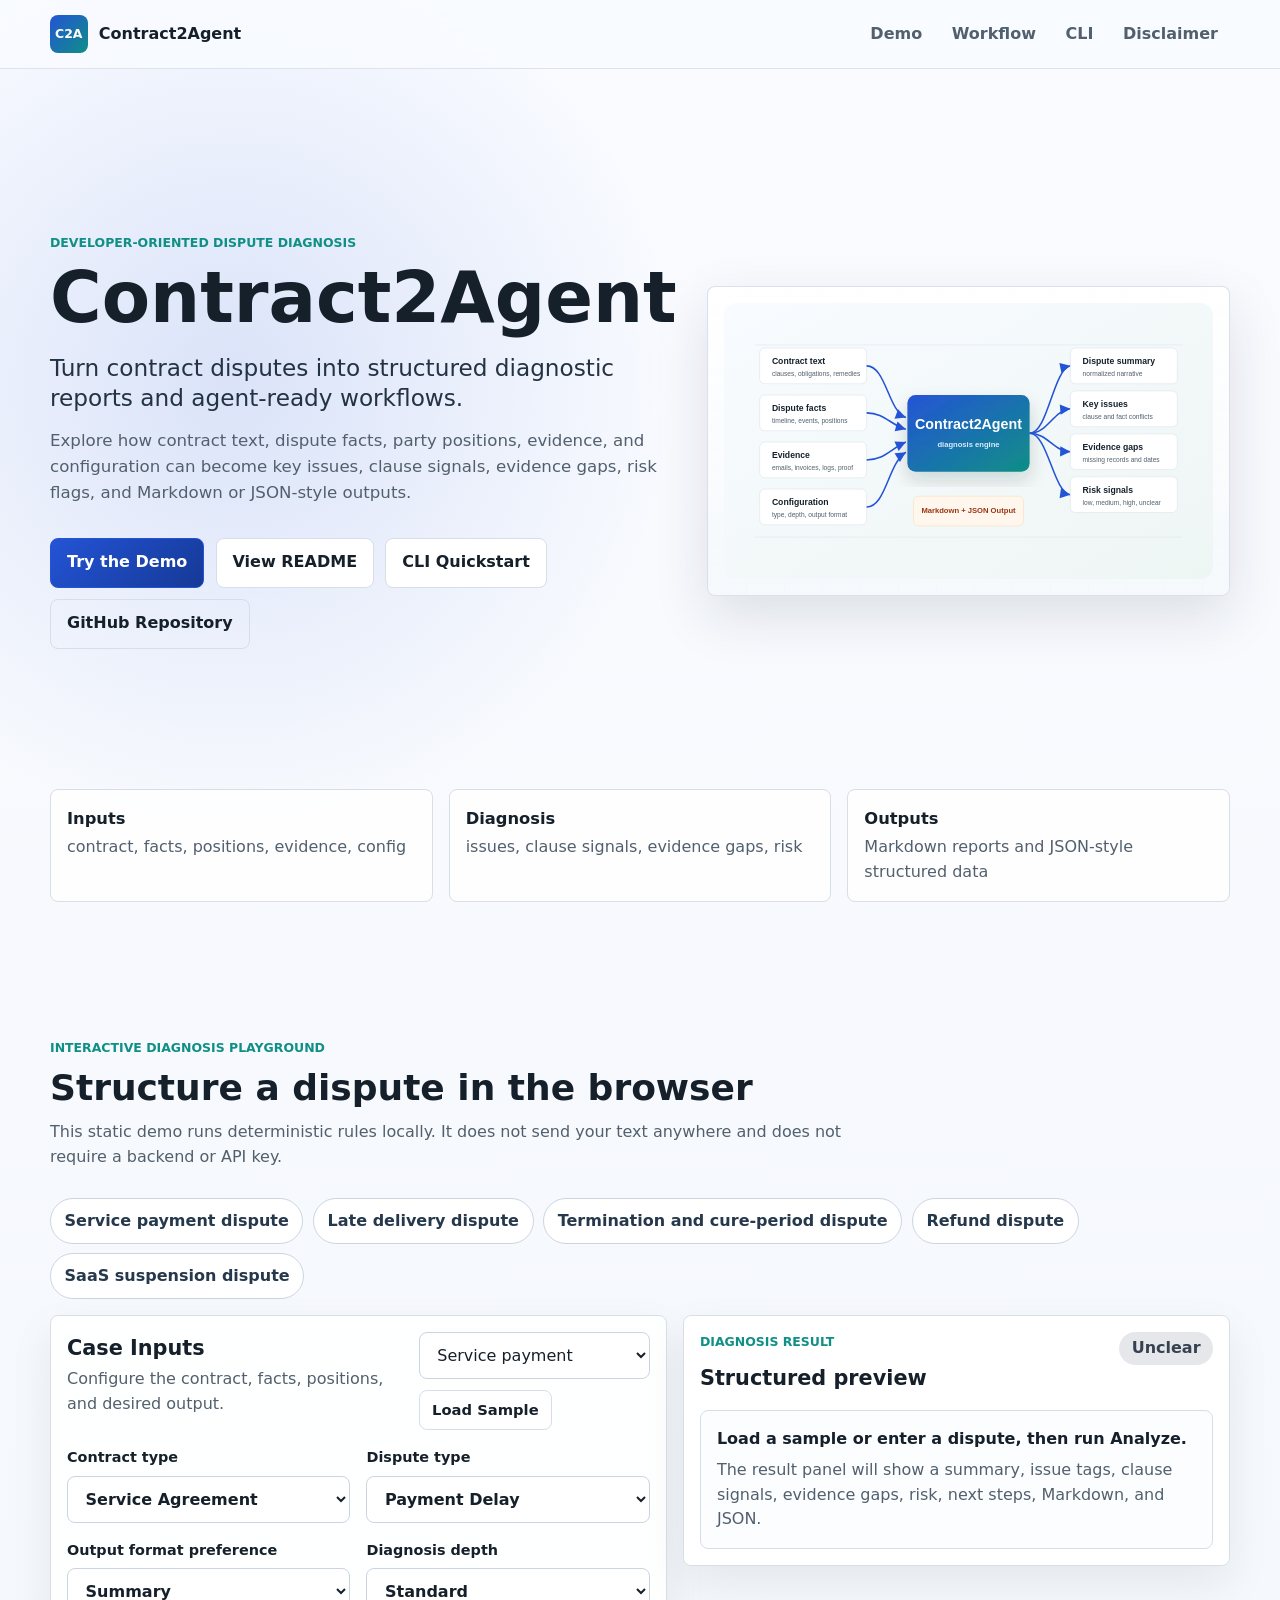
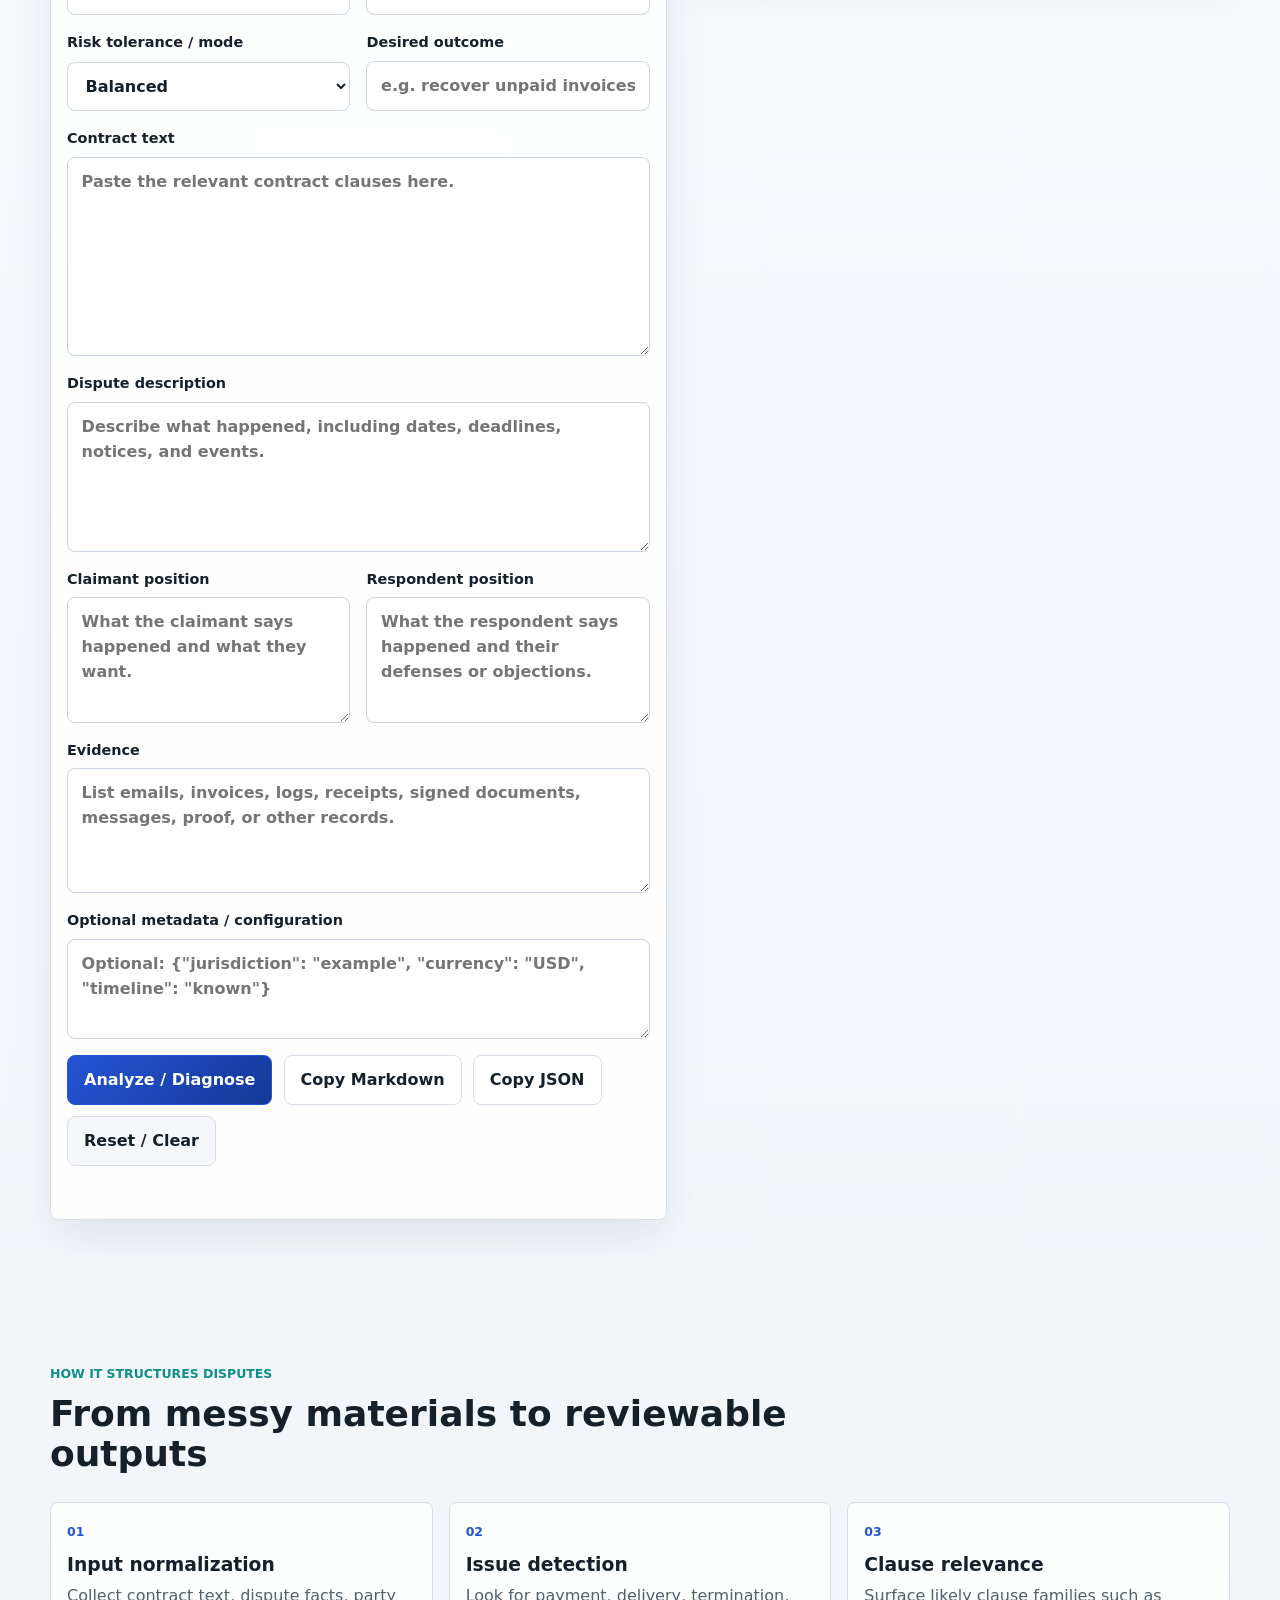
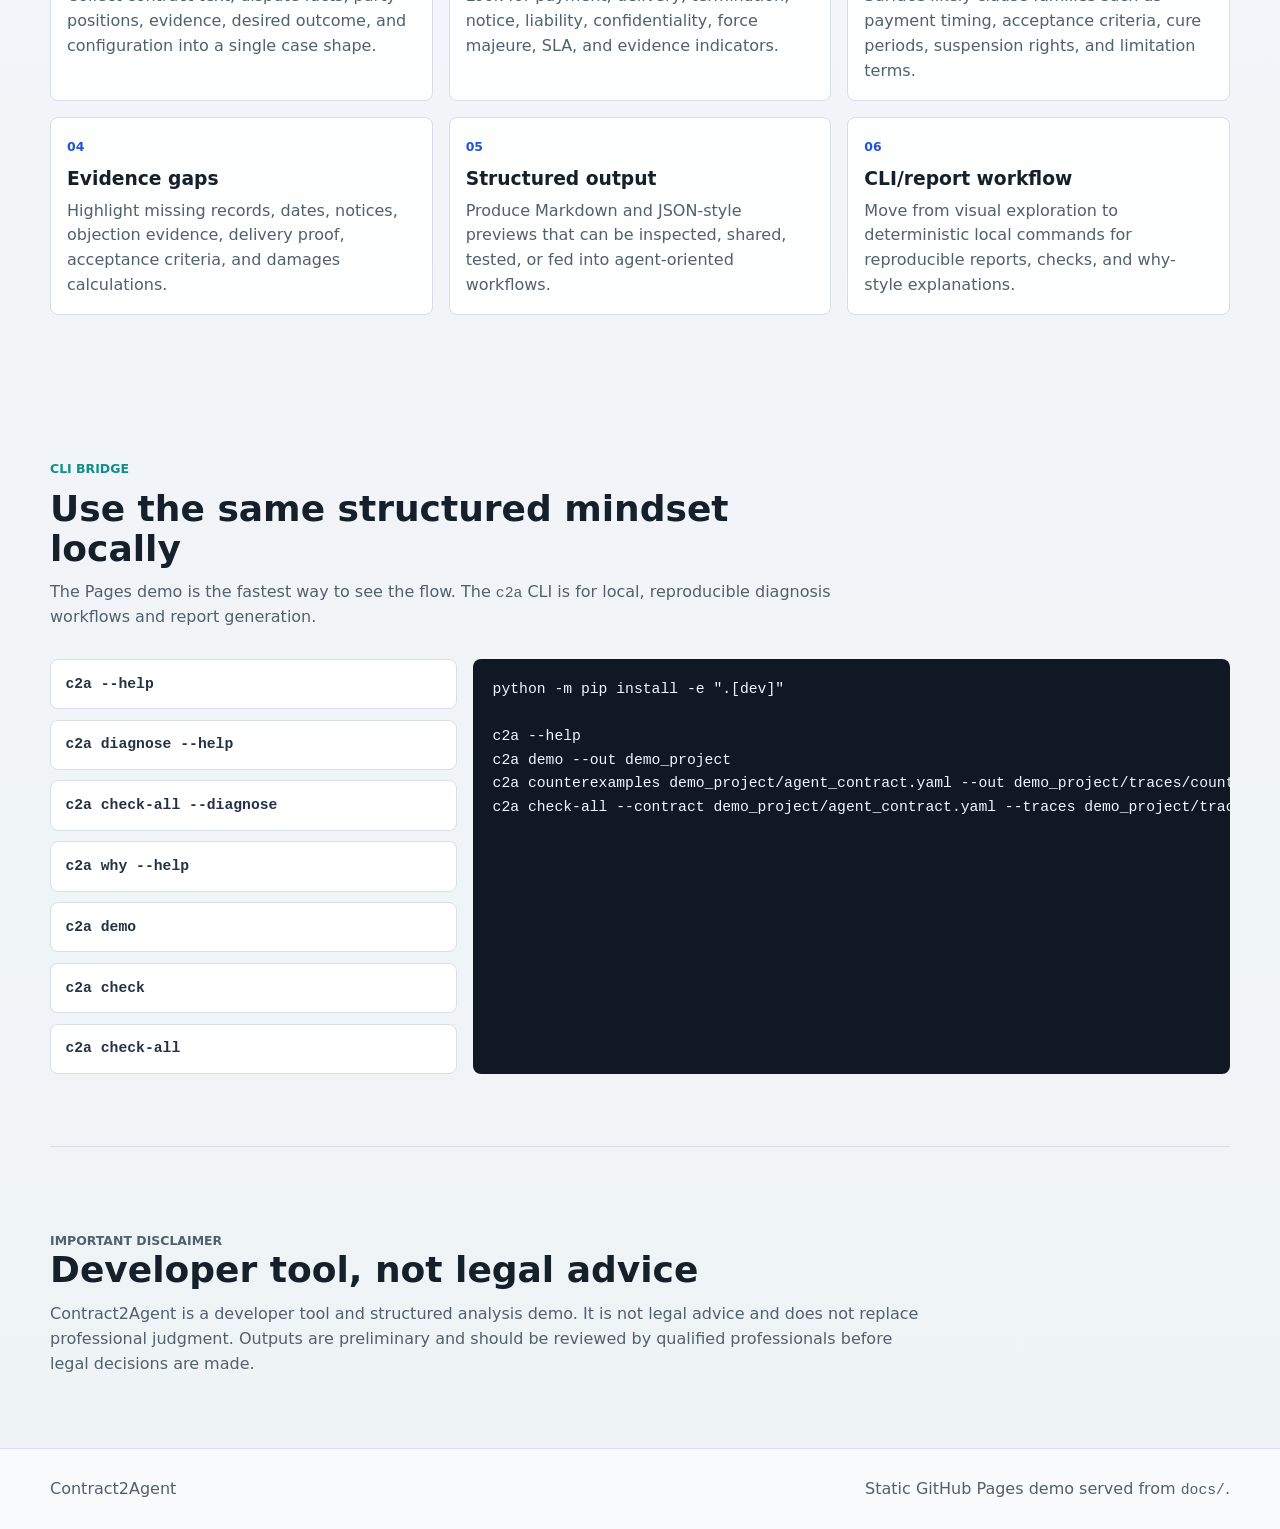
<file: docs/index.html>
<!doctype html>
<html lang="en">
  <head>
    <meta charset="utf-8" />
    <meta name="viewport" content="width=device-width, initial-scale=1" />
    <title>Contract2Agent | Contract Dispute Diagnosis Playground</title>
    <meta
      name="description"
      content="Contract2Agent turns contract text, dispute facts, party positions, evidence, and configuration into structured diagnostic reports."
    />
    <link rel="stylesheet" href="assets/styles.css" />
  </head>
  <body>
    <a class="skip-link" href="#playground">Skip to playground</a>

    <header class="site-header" aria-label="Site header">
      <nav class="nav-shell" aria-label="Primary navigation">
        <a class="brand" href="./" aria-label="Contract2Agent home">
          <span class="brand-mark" aria-hidden="true">C2A</span>
          <span>Contract2Agent</span>
        </a>
        <div class="nav-links" aria-label="Page sections">
          <a href="#playground">Demo</a>
          <a href="#workflow">Workflow</a>
          <a href="#cli">CLI</a>
          <a href="#disclaimer">Disclaimer</a>
        </div>
      </nav>
    </header>

    <main>
      <section class="hero section-shell" aria-labelledby="hero-title">
        <div class="hero-copy">
          <p class="eyebrow">Developer-oriented dispute diagnosis</p>
          <h1 id="hero-title">Contract2Agent</h1>
          <p class="hero-tagline">
            Turn contract disputes into structured diagnostic reports and
            agent-ready workflows.
          </p>
          <p class="hero-text">
            Explore how contract text, dispute facts, party positions, evidence,
            and configuration can become key issues, clause signals, evidence
            gaps, risk flags, and Markdown or JSON-style outputs.
          </p>
          <div class="hero-actions" aria-label="Primary actions">
            <a class="button primary" href="#playground">Try the Demo</a>
            <a class="button" href="https://github.com/shiki-dml/AgentDoctor#readme">View README</a>
            <a class="button" href="#cli">CLI Quickstart</a>
            <a class="button ghost" href="https://github.com/shiki-dml/AgentDoctor">GitHub Repository</a>
          </div>
        </div>
        <div class="hero-visual" aria-label="Contract2Agent workflow preview">
          <img
            src="assets/contract2agent-preview.svg"
            alt="Contract2Agent converts contract inputs into dispute diagnosis outputs"
          />
        </div>
      </section>

      <section class="metrics section-shell" aria-label="Contract2Agent output highlights">
        <article>
          <strong>Inputs</strong>
          <span>contract, facts, positions, evidence, config</span>
        </article>
        <article>
          <strong>Diagnosis</strong>
          <span>issues, clause signals, evidence gaps, risk</span>
        </article>
        <article>
          <strong>Outputs</strong>
          <span>Markdown reports and JSON-style structured data</span>
        </article>
      </section>

      <section class="playground section-shell" id="playground" aria-labelledby="playground-title">
        <div class="section-heading">
          <p class="eyebrow">Interactive diagnosis playground</p>
          <h2 id="playground-title">Structure a dispute in the browser</h2>
          <p>
            This static demo runs deterministic rules locally. It does not send
            your text anywhere and does not require a backend or API key.
          </p>
        </div>

        <div class="sample-bar" aria-label="Sample cases">
          <button type="button" class="sample-chip" data-sample="service-payment">
            Service payment dispute
          </button>
          <button type="button" class="sample-chip" data-sample="delivery-delay">
            Late delivery dispute
          </button>
          <button type="button" class="sample-chip" data-sample="termination-cure">
            Termination and cure-period dispute
          </button>
          <button type="button" class="sample-chip" data-sample="refund-dispute">
            Refund dispute
          </button>
          <button type="button" class="sample-chip" data-sample="saas-suspension">
            SaaS suspension dispute
          </button>
        </div>

        <div class="workspace-grid">
          <form class="diagnosis-form panel" id="diagnosis-form">
            <div class="form-toolbar">
              <div>
                <h3>Case Inputs</h3>
                <p>Configure the contract, facts, positions, and desired output.</p>
              </div>
              <div class="inline-actions">
                <label class="select-label" for="sample-select">Sample case</label>
                <select id="sample-select" name="sampleSelect">
                  <option value="service-payment">Service payment</option>
                  <option value="delivery-delay">Late delivery</option>
                  <option value="termination-cure">Termination/cure</option>
                  <option value="refund-dispute">Refund</option>
                  <option value="saas-suspension">SaaS suspension</option>
                </select>
                <button type="button" class="button compact" id="load-sample">Load Sample</button>
              </div>
            </div>

            <div class="control-grid">
              <label>
                <span>Contract type</span>
                <select id="contract-type" name="contractType">
                  <option>Service Agreement</option>
                  <option>SaaS Agreement</option>
                  <option>Lease</option>
                  <option>Freelance Contract</option>
                  <option>Sales Contract</option>
                  <option>Other</option>
                </select>
              </label>
              <label>
                <span>Dispute type</span>
                <select id="dispute-type" name="disputeType">
                  <option>Payment Delay</option>
                  <option>Late Delivery</option>
                  <option>Termination</option>
                  <option>Refund</option>
                  <option>Liability</option>
                  <option>Notice/Cure Period</option>
                  <option>Other</option>
                </select>
              </label>
              <label>
                <span>Output format preference</span>
                <select id="output-format" name="outputFormat">
                  <option>Summary</option>
                  <option>Detailed</option>
                  <option>JSON-style</option>
                  <option>Markdown-style</option>
                </select>
              </label>
              <label>
                <span>Diagnosis depth</span>
                <select id="diagnosis-depth" name="diagnosisDepth">
                  <option>Quick</option>
                  <option selected>Standard</option>
                  <option>Detailed</option>
                </select>
              </label>
              <label>
                <span>Risk tolerance / mode</span>
                <select id="risk-mode" name="riskMode">
                  <option>Balanced</option>
                  <option>Conservative</option>
                  <option>Evidence-first</option>
                  <option>Escalation review</option>
                </select>
              </label>
              <label>
                <span>Desired outcome</span>
                <input
                  id="desired-outcome"
                  name="desiredOutcome"
                  type="text"
                  placeholder="e.g. recover unpaid invoices, preserve service, negotiate refund"
                />
              </label>
            </div>

            <label>
              <span>Contract text</span>
              <textarea
                id="contract-text"
                name="contractText"
                rows="7"
                placeholder="Paste the relevant contract clauses here."
              ></textarea>
            </label>

            <label>
              <span>Dispute description</span>
              <textarea
                id="dispute-description"
                name="disputeDescription"
                rows="5"
                placeholder="Describe what happened, including dates, deadlines, notices, and events."
              ></textarea>
            </label>

            <div class="two-column">
              <label>
                <span>Claimant position</span>
                <textarea
                  id="claimant-position"
                  name="claimantPosition"
                  rows="4"
                  placeholder="What the claimant says happened and what they want."
                ></textarea>
              </label>
              <label>
                <span>Respondent position</span>
                <textarea
                  id="respondent-position"
                  name="respondentPosition"
                  rows="4"
                  placeholder="What the respondent says happened and their defenses or objections."
                ></textarea>
              </label>
            </div>

            <label>
              <span>Evidence</span>
              <textarea
                id="evidence"
                name="evidence"
                rows="4"
                placeholder="List emails, invoices, logs, receipts, signed documents, messages, proof, or other records."
              ></textarea>
            </label>

            <label>
              <span>Optional metadata / configuration</span>
              <textarea
                id="metadata"
                name="metadata"
                rows="3"
                placeholder='Optional: {"jurisdiction": "example", "currency": "USD", "timeline": "known"}'
              ></textarea>
            </label>

            <div class="form-actions">
              <button type="submit" class="button primary">Analyze / Diagnose</button>
              <button type="button" class="button" id="copy-markdown">Copy Markdown</button>
              <button type="button" class="button" id="copy-json">Copy JSON</button>
              <button type="button" class="button subtle" id="reset-form">Reset / Clear</button>
            </div>
            <p class="copy-status" id="copy-status" role="status" aria-live="polite"></p>
          </form>

          <aside class="result-panel panel" aria-labelledby="result-title">
            <div class="result-heading">
              <div>
                <p class="eyebrow">Diagnosis result</p>
                <h3 id="result-title">Structured preview</h3>
              </div>
              <span class="risk-badge risk-unclear" id="risk-badge">Unclear</span>
            </div>
            <div id="result-output" class="result-output">
              <div class="empty-state">
                <strong>Load a sample or enter a dispute, then run Analyze.</strong>
                <p>
                  The result panel will show a summary, issue tags, clause
                  signals, evidence gaps, risk, next steps, Markdown, and JSON.
                </p>
              </div>
            </div>
          </aside>
        </div>
      </section>

      <section class="workflow section-shell" id="workflow" aria-labelledby="workflow-title">
        <div class="section-heading">
          <p class="eyebrow">How it structures disputes</p>
          <h2 id="workflow-title">From messy materials to reviewable outputs</h2>
        </div>
        <div class="feature-grid">
          <article class="feature-card">
            <span class="feature-number">01</span>
            <h3>Input normalization</h3>
            <p>
              Collect contract text, dispute facts, party positions, evidence,
              desired outcome, and configuration into a single case shape.
            </p>
          </article>
          <article class="feature-card">
            <span class="feature-number">02</span>
            <h3>Issue detection</h3>
            <p>
              Look for payment, delivery, termination, notice, liability,
              confidentiality, force majeure, SLA, and evidence indicators.
            </p>
          </article>
          <article class="feature-card">
            <span class="feature-number">03</span>
            <h3>Clause relevance</h3>
            <p>
              Surface likely clause families such as payment timing, acceptance
              criteria, cure periods, suspension rights, and limitation terms.
            </p>
          </article>
          <article class="feature-card">
            <span class="feature-number">04</span>
            <h3>Evidence gaps</h3>
            <p>
              Highlight missing records, dates, notices, objection evidence,
              delivery proof, acceptance criteria, and damages calculations.
            </p>
          </article>
          <article class="feature-card">
            <span class="feature-number">05</span>
            <h3>Structured output</h3>
            <p>
              Produce Markdown and JSON-style previews that can be inspected,
              shared, tested, or fed into agent-oriented workflows.
            </p>
          </article>
          <article class="feature-card">
            <span class="feature-number">06</span>
            <h3>CLI/report workflow</h3>
            <p>
              Move from visual exploration to deterministic local commands for
              reproducible reports, checks, and why-style explanations.
            </p>
          </article>
        </div>
      </section>

      <section class="cli section-shell" id="cli" aria-labelledby="cli-title">
        <div class="section-heading">
          <p class="eyebrow">CLI bridge</p>
          <h2 id="cli-title">Use the same structured mindset locally</h2>
          <p>
            The Pages demo is the fastest way to see the flow. The
            <code>c2a</code> CLI is for local, reproducible diagnosis workflows
            and report generation.
          </p>
        </div>
        <div class="code-layout">
          <div class="command-list" aria-label="Confirmed CLI commands">
            <code>c2a --help</code>
            <code>c2a diagnose --help</code>
            <code>c2a check-all --diagnose</code>
            <code>c2a why --help</code>
            <code>c2a demo</code>
            <code>c2a check</code>
            <code>c2a check-all</code>
          </div>
          <pre><code>python -m pip install -e ".[dev]"

c2a --help
c2a demo --out demo_project
c2a counterexamples demo_project/agent_contract.yaml --out demo_project/traces/counterexamples
c2a check-all --contract demo_project/agent_contract.yaml --traces demo_project/traces/counterexamples --diagnose</code></pre>
        </div>
      </section>

      <section class="disclaimer section-shell" id="disclaimer" aria-labelledby="disclaimer-title">
        <div>
          <p class="eyebrow">Important disclaimer</p>
          <h2 id="disclaimer-title">Developer tool, not legal advice</h2>
          <p>
            Contract2Agent is a developer tool and structured analysis demo. It
            is not legal advice and does not replace professional judgment.
            Outputs are preliminary and should be reviewed by qualified
            professionals before legal decisions are made.
          </p>
        </div>
      </section>
    </main>

    <footer class="site-footer">
      <div class="section-shell footer-shell">
        <span>Contract2Agent</span>
        <span>Static GitHub Pages demo served from <code>docs/</code>.</span>
      </div>
    </footer>

    <script src="assets/app.js"></script>
  </body>
</html>
</file>
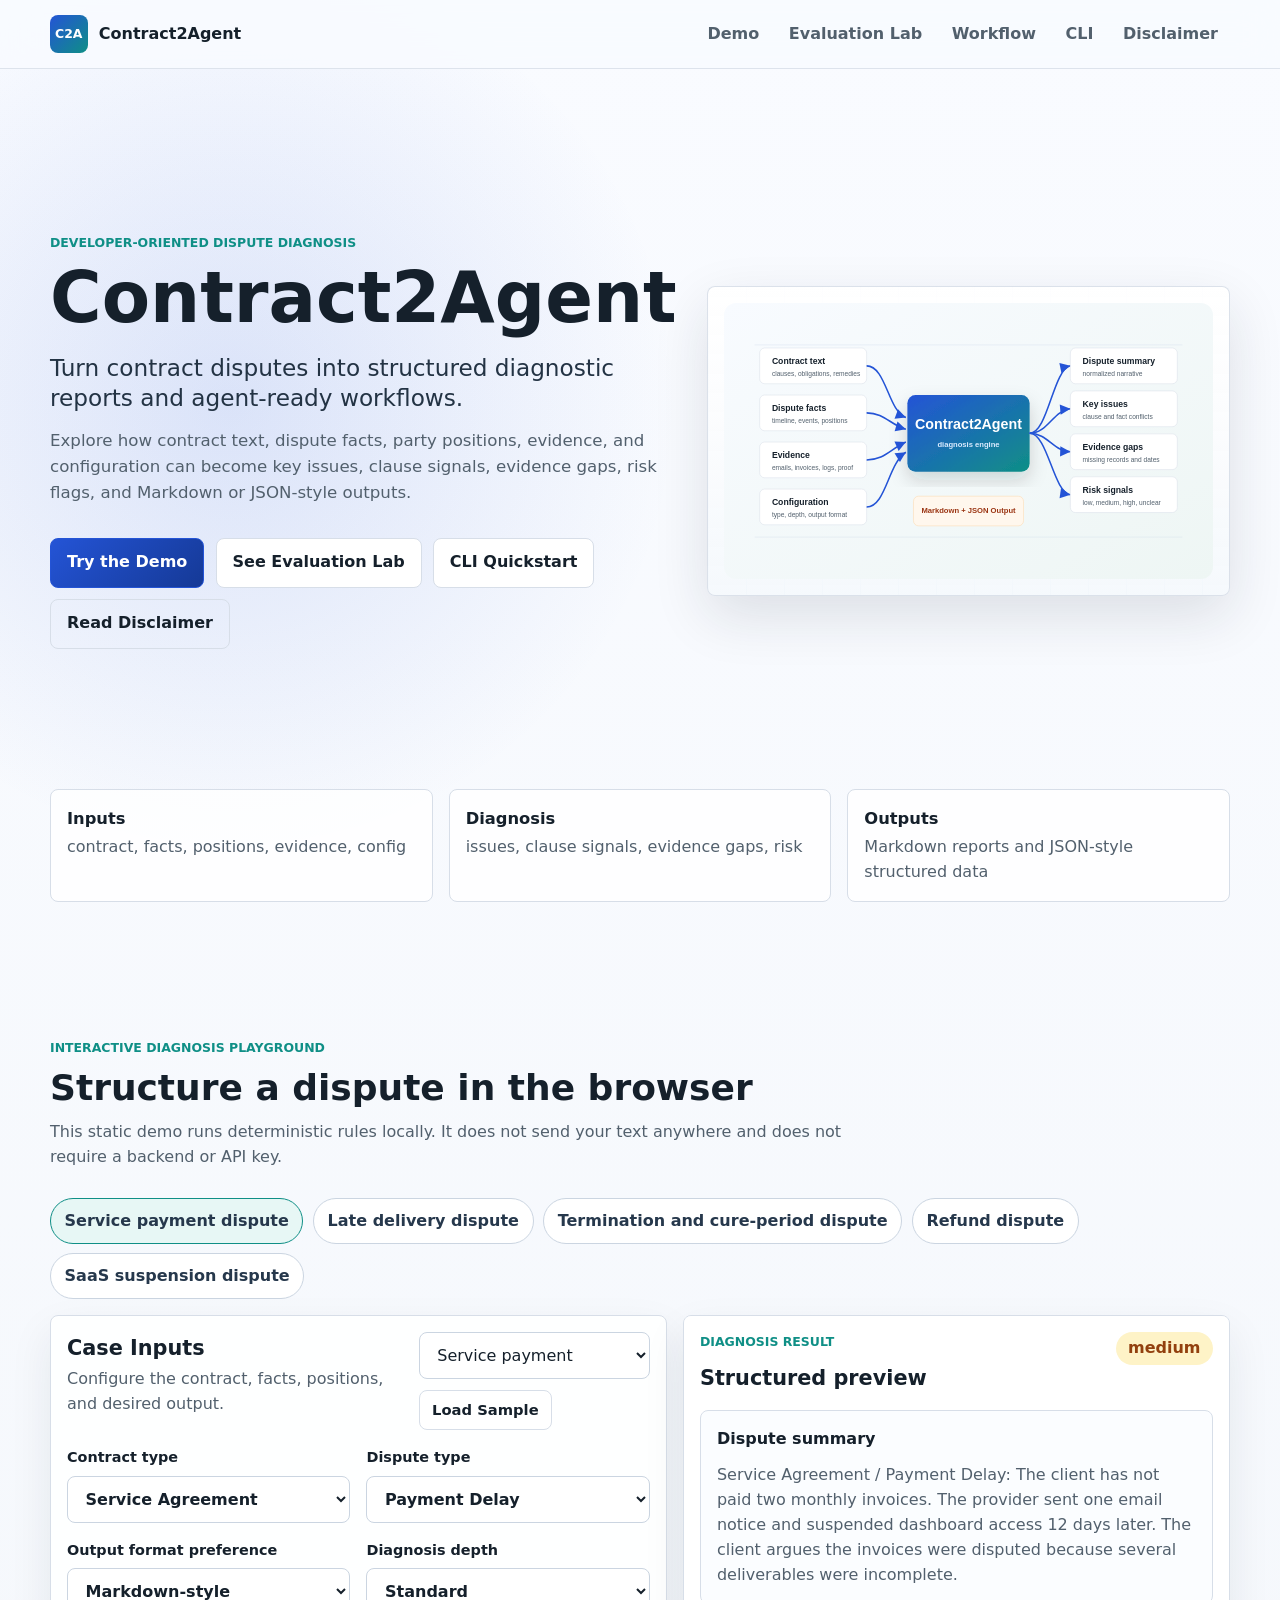
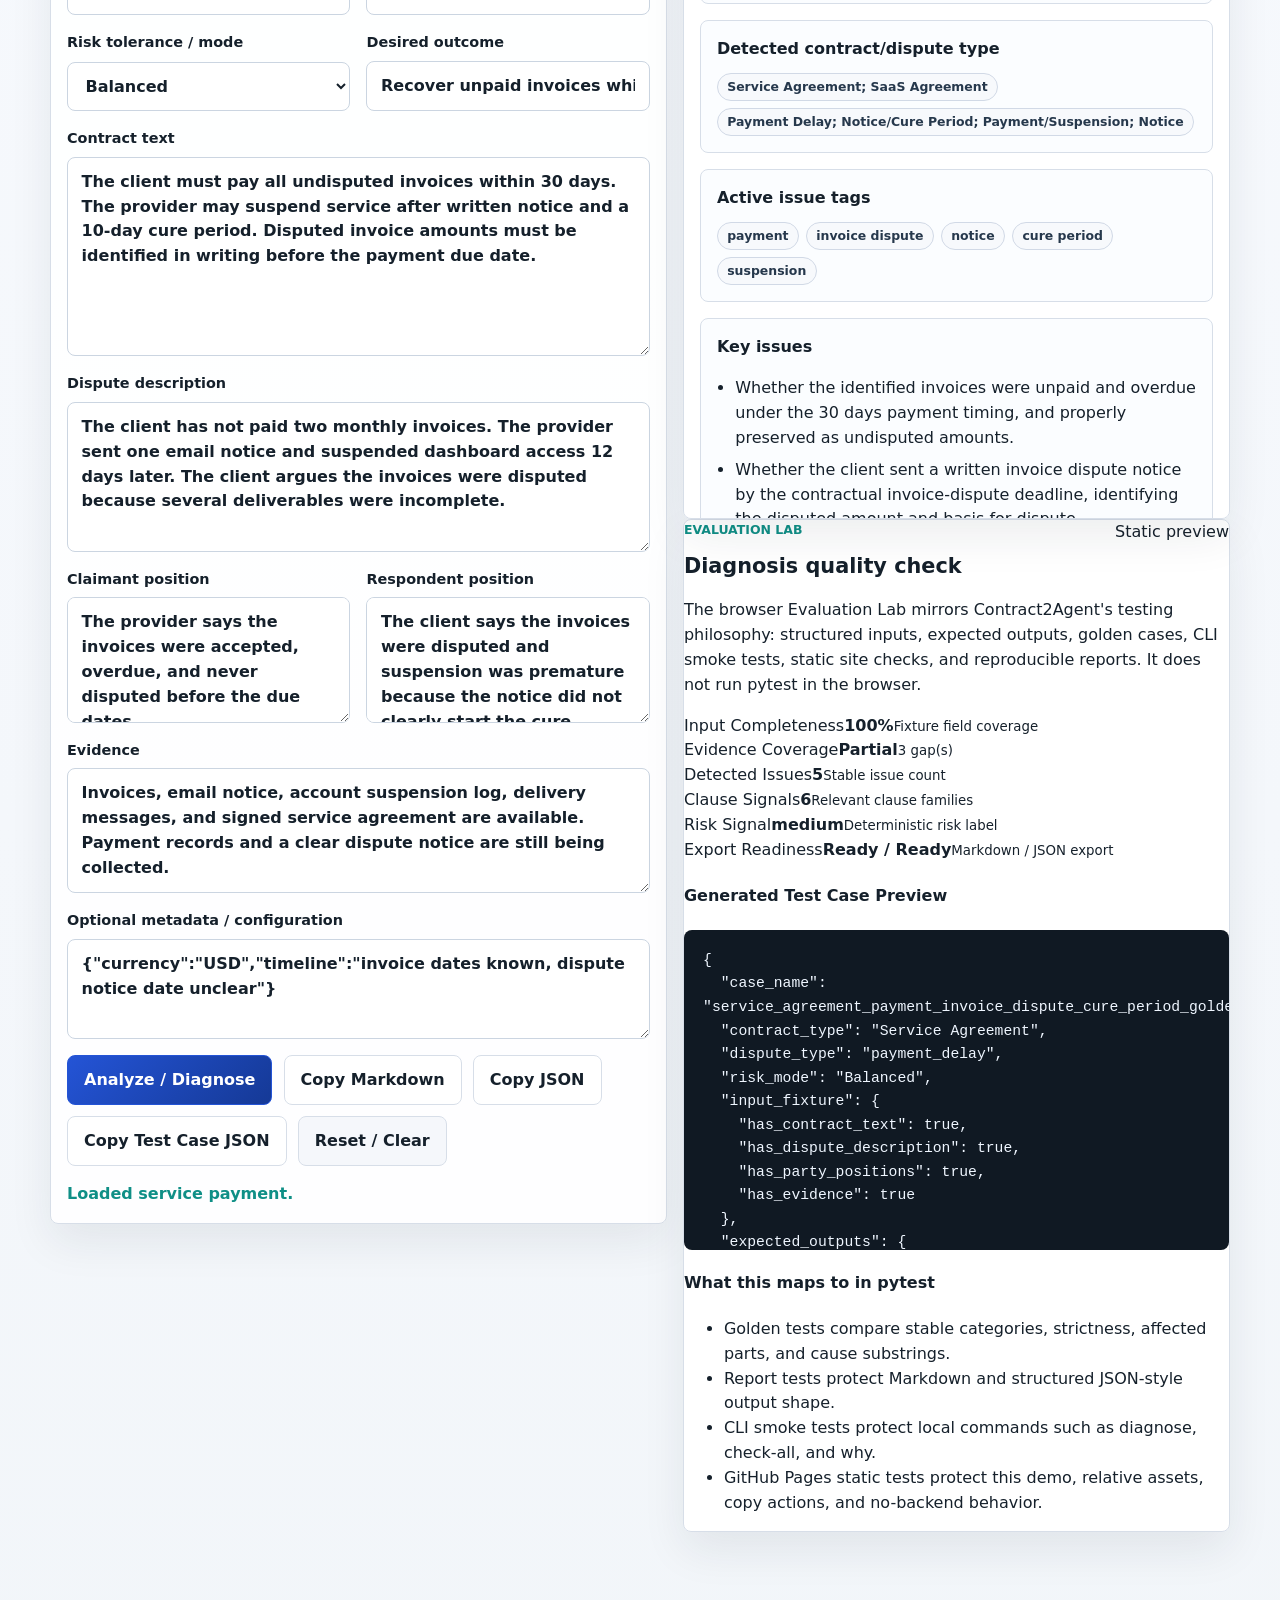
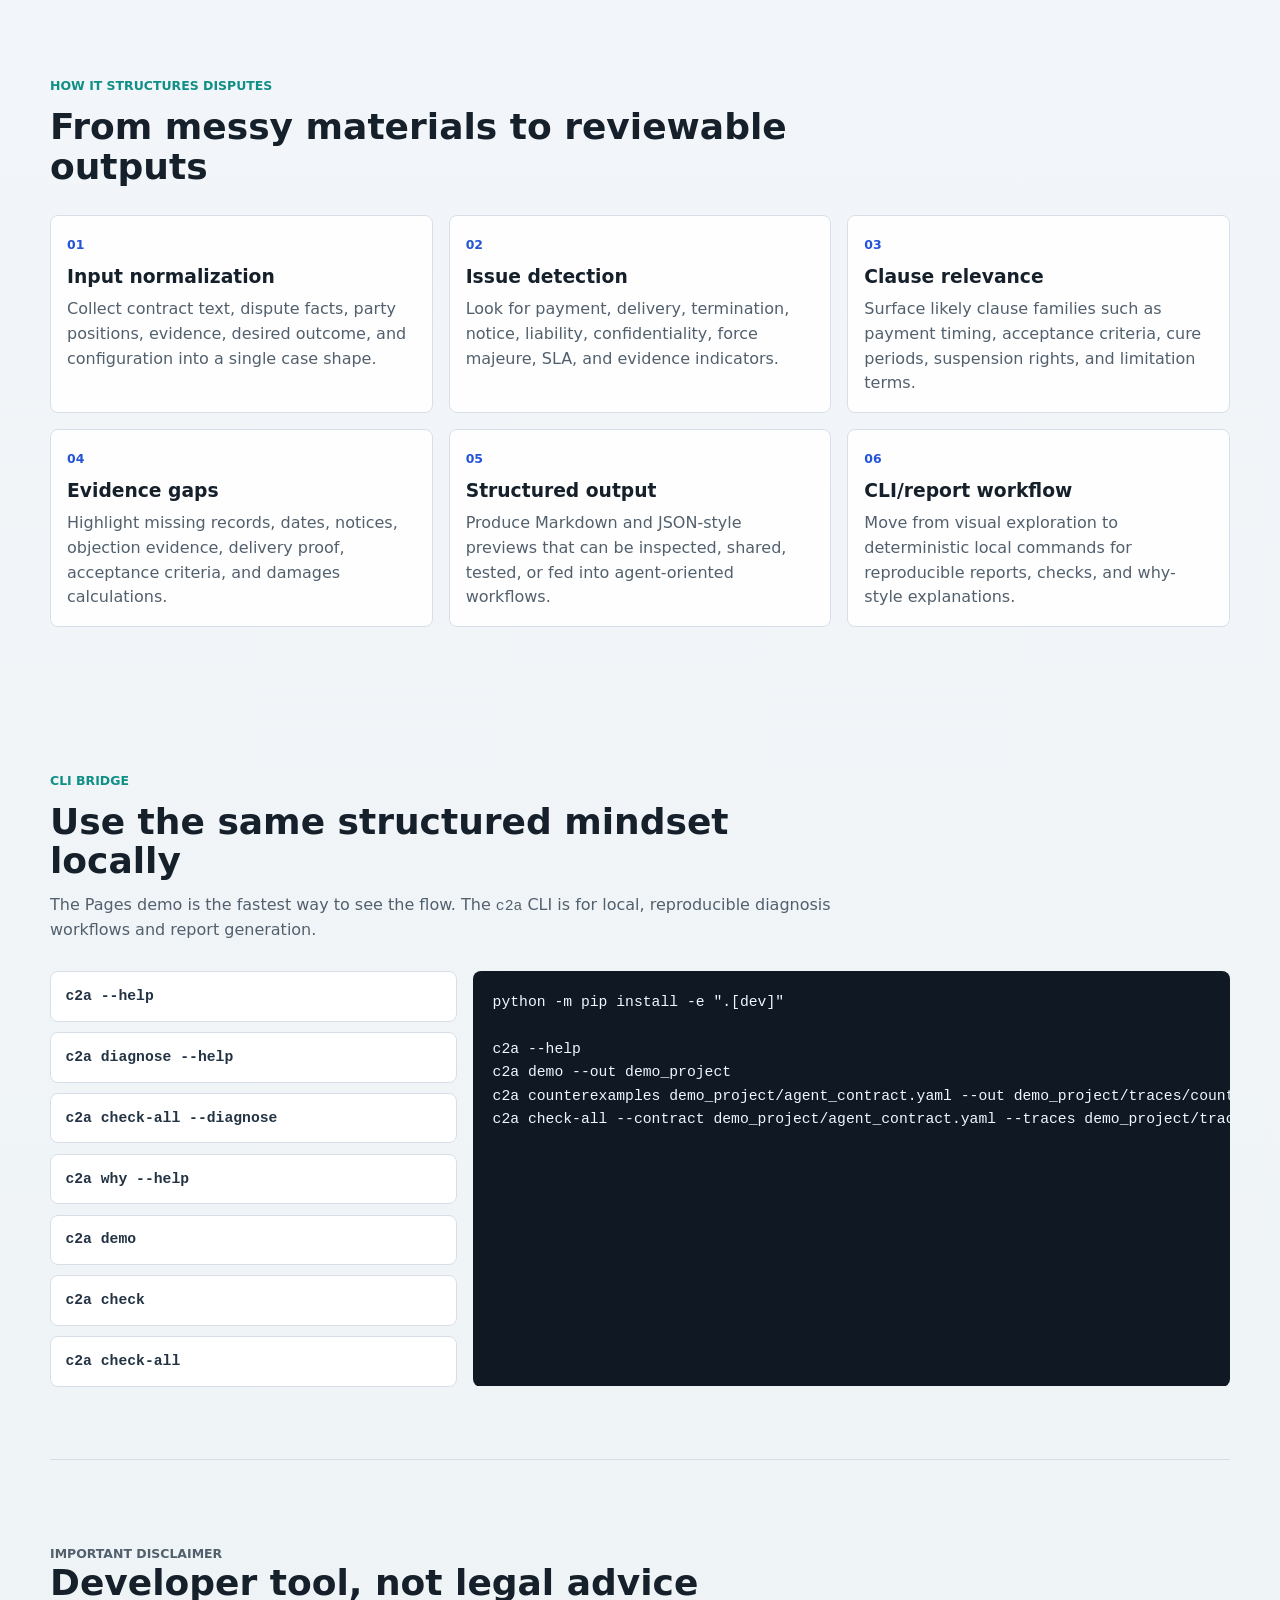
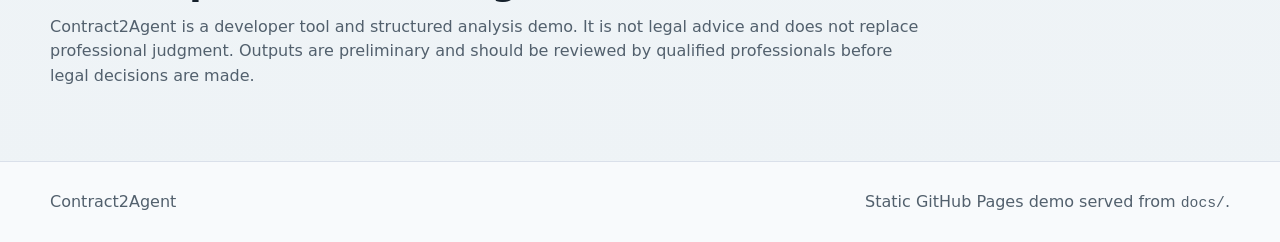
<file: docs/playground/index.html>
<!doctype html>
<html lang="en">
  <head>
    <meta charset="utf-8" />
    <meta name="viewport" content="width=device-width, initial-scale=1" />
    <title>Contract2Agent | Contract Dispute Diagnosis Playground</title>
    <meta
      name="description"
      content="Contract2Agent turns contract text, dispute facts, party positions, evidence, and configuration into structured diagnostic reports."
    />
    <link rel="stylesheet" href="../assets/styles.css" />
  </head>
  <body>
    <a class="skip-link" href="#playground">Skip to playground</a>

    <header class="site-header" aria-label="Site header">
      <nav class="nav-shell" aria-label="Primary navigation">
        <a class="brand" href="../" aria-label="Contract2Agent home">
          <span class="brand-mark" aria-hidden="true">C2A</span>
          <span>Contract2Agent</span>
        </a>
        <div class="nav-links" aria-label="Page sections">
          <a href="#playground">Demo</a>
          <a href="#evaluation-lab">Evaluation Lab</a>
          <a href="#workflow">Workflow</a>
          <a href="#cli">CLI</a>
          <a href="#disclaimer">Disclaimer</a>
        </div>
      </nav>
    </header>

    <main>
      <section class="hero section-shell" aria-labelledby="hero-title">
        <div class="hero-copy">
          <p class="eyebrow">Developer-oriented dispute diagnosis</p>
          <h1 id="hero-title">Contract2Agent</h1>
          <p class="hero-tagline">
            Turn contract disputes into structured diagnostic reports and
            agent-ready workflows.
          </p>
          <p class="hero-text">
            Explore how contract text, dispute facts, party positions, evidence,
            and configuration can become key issues, clause signals, evidence
            gaps, risk flags, and Markdown or JSON-style outputs.
          </p>
          <div class="hero-actions" aria-label="Primary actions">
            <a class="button primary" href="#playground">Try the Demo</a>
            <a class="button" href="#evaluation-lab">See Evaluation Lab</a>
            <a class="button" href="#cli">CLI Quickstart</a>
            <a class="button ghost" href="#disclaimer">Read Disclaimer</a>
          </div>
        </div>
        <div class="hero-visual" aria-label="Contract2Agent workflow preview">
          <img
            src="../assets/contract2agent-preview.svg"
            alt="Contract2Agent converts contract inputs into dispute diagnosis outputs"
          />
        </div>
      </section>

      <section class="metrics section-shell" aria-label="Contract2Agent output highlights">
        <article>
          <strong>Inputs</strong>
          <span>contract, facts, positions, evidence, config</span>
        </article>
        <article>
          <strong>Diagnosis</strong>
          <span>issues, clause signals, evidence gaps, risk</span>
        </article>
        <article>
          <strong>Outputs</strong>
          <span>Markdown reports and JSON-style structured data</span>
        </article>
      </section>

      <section class="playground section-shell" id="playground" aria-labelledby="playground-title">
        <div class="section-heading">
          <p class="eyebrow">Interactive diagnosis playground</p>
          <h2 id="playground-title">Structure a dispute in the browser</h2>
          <p>
            This static demo runs deterministic rules locally. It does not send
            your text anywhere and does not require a backend or API key.
          </p>
        </div>

        <div class="sample-bar" aria-label="Sample cases">
          <button type="button" class="sample-chip" data-sample="service-payment">
            Service payment dispute
          </button>
          <button type="button" class="sample-chip" data-sample="delivery-delay">
            Late delivery dispute
          </button>
          <button type="button" class="sample-chip" data-sample="termination-cure">
            Termination and cure-period dispute
          </button>
          <button type="button" class="sample-chip" data-sample="refund-dispute">
            Refund dispute
          </button>
          <button type="button" class="sample-chip" data-sample="saas-suspension">
            SaaS suspension dispute
          </button>
        </div>

        <div class="workspace-grid">
          <form class="diagnosis-form panel" id="diagnosis-form">
            <div class="form-toolbar">
              <div>
                <h3>Case Inputs</h3>
                <p>Configure the contract, facts, positions, and desired output.</p>
              </div>
              <div class="inline-actions">
                <label class="select-label" for="sample-select">Sample case</label>
                <select id="sample-select" name="sampleSelect">
                  <option value="service-payment">Service payment</option>
                  <option value="delivery-delay">Late delivery</option>
                  <option value="termination-cure">Termination/cure</option>
                  <option value="refund-dispute">Refund</option>
                  <option value="saas-suspension">SaaS suspension</option>
                </select>
                <button type="button" class="button compact" id="load-sample">Load Sample</button>
              </div>
            </div>

            <div class="control-grid">
              <label>
                <span>Contract type</span>
                <select id="contract-type" name="contractType">
                  <option>Service Agreement</option>
                  <option>SaaS Agreement</option>
                  <option>Lease</option>
                  <option>Freelance Contract</option>
                  <option>Sales Contract</option>
                  <option>Other</option>
                </select>
              </label>
              <label>
                <span>Dispute type</span>
                <select id="dispute-type" name="disputeType">
                  <option>Payment Delay</option>
                  <option>Late Delivery</option>
                  <option>Termination</option>
                  <option>Refund</option>
                  <option>Liability</option>
                  <option>Notice/Cure Period</option>
                  <option>Other</option>
                </select>
              </label>
              <label>
                <span>Output format preference</span>
                <select id="output-format" name="outputFormat">
                  <option>Summary</option>
                  <option>Detailed</option>
                  <option>JSON-style</option>
                  <option>Markdown-style</option>
                </select>
              </label>
              <label>
                <span>Diagnosis depth</span>
                <select id="diagnosis-depth" name="diagnosisDepth">
                  <option>Quick</option>
                  <option selected>Standard</option>
                  <option>Detailed</option>
                </select>
              </label>
              <label>
                <span>Risk tolerance / mode</span>
                <select id="risk-mode" name="riskMode">
                  <option>Balanced</option>
                  <option>Conservative</option>
                  <option>Evidence-first</option>
                  <option>Escalation review</option>
                </select>
              </label>
              <label>
                <span>Desired outcome</span>
                <input
                  id="desired-outcome"
                  name="desiredOutcome"
                  type="text"
                  placeholder="e.g. recover unpaid invoices, preserve service, negotiate refund"
                />
              </label>
            </div>

            <label>
              <span>Contract text</span>
              <textarea
                id="contract-text"
                name="contractText"
                rows="7"
                placeholder="Paste the relevant contract clauses here."
              ></textarea>
            </label>

            <label>
              <span>Dispute description</span>
              <textarea
                id="dispute-description"
                name="disputeDescription"
                rows="5"
                placeholder="Describe what happened, including dates, deadlines, notices, and events."
              ></textarea>
            </label>

            <div class="two-column">
              <label>
                <span>Claimant position</span>
                <textarea
                  id="claimant-position"
                  name="claimantPosition"
                  rows="4"
                  placeholder="What the claimant says happened and what they want."
                ></textarea>
              </label>
              <label>
                <span>Respondent position</span>
                <textarea
                  id="respondent-position"
                  name="respondentPosition"
                  rows="4"
                  placeholder="What the respondent says happened and their defenses or objections."
                ></textarea>
              </label>
            </div>

            <label>
              <span>Evidence</span>
              <textarea
                id="evidence"
                name="evidence"
                rows="4"
                placeholder="List emails, invoices, logs, receipts, signed documents, messages, proof, or other records."
              ></textarea>
            </label>

            <label>
              <span>Optional metadata / configuration</span>
              <textarea
                id="metadata"
                name="metadata"
                rows="3"
                placeholder='Optional: {"jurisdiction": "example", "currency": "USD", "timeline": "known"}'
              ></textarea>
            </label>

            <div class="form-actions">
              <button type="submit" class="button primary">Analyze / Diagnose</button>
              <button type="button" class="button" id="copy-markdown">Copy Markdown</button>
              <button type="button" class="button" id="copy-json">Copy JSON</button>
              <button type="button" class="button" id="copy-test-case">Copy Test Case JSON</button>
              <button type="button" class="button subtle" id="reset-form">Reset / Clear</button>
            </div>
            <p class="copy-status" id="copy-status" role="status" aria-live="polite"></p>
          </form>

          <aside class="output-stack" aria-label="Diagnosis and evaluation output">
            <section class="result-panel panel" aria-labelledby="result-title">
              <div class="result-heading">
                <div>
                  <p class="eyebrow">Diagnosis result</p>
                  <h3 id="result-title">Structured preview</h3>
                </div>
                <span class="risk-badge risk-unclear" id="risk-badge">Unclear</span>
              </div>
              <div id="result-output" class="result-output">
                <div class="empty-state">
                  <strong>Load a sample or enter a dispute, then run Analyze.</strong>
                  <p>
                    The result panel will show a summary, issue tags, clause
                    signals, evidence gaps, risk, next steps, Markdown, and JSON.
                  </p>
                </div>
              </div>
            </section>

            <section class="evaluation-panel panel" id="evaluation-lab" aria-labelledby="evaluation-title">
              <div class="result-heading">
                <div>
                  <p class="eyebrow">Evaluation Lab</p>
                  <h3 id="evaluation-title">Diagnosis quality check</h3>
                </div>
                <span class="quality-badge">Static preview</span>
              </div>
              <p class="evaluation-note">
                The browser Evaluation Lab mirrors Contract2Agent's testing
                philosophy: structured inputs, expected outputs, golden cases,
                CLI smoke tests, static site checks, and reproducible reports.
                It does not run pytest in the browser.
              </p>
              <div id="evaluation-output" class="evaluation-output">
                <div class="empty-state">
                  <strong>Evaluation metrics will appear here.</strong>
                  <p>
                    Run Analyze to see Input Completeness, Evidence Coverage,
                    Detected Issues, Clause Signals, Risk Signal, export
                    readiness, Markdown/JSON export readiness, and a
                    Generated Test Case Preview.
                  </p>
                </div>
              </div>
            </section>
          </aside>
        </div>
      </section>

      <section class="workflow section-shell" id="workflow" aria-labelledby="workflow-title">
        <div class="section-heading">
          <p class="eyebrow">How it structures disputes</p>
          <h2 id="workflow-title">From messy materials to reviewable outputs</h2>
        </div>
        <div class="feature-grid">
          <article class="feature-card">
            <span class="feature-number">01</span>
            <h3>Input normalization</h3>
            <p>
              Collect contract text, dispute facts, party positions, evidence,
              desired outcome, and configuration into a single case shape.
            </p>
          </article>
          <article class="feature-card">
            <span class="feature-number">02</span>
            <h3>Issue detection</h3>
            <p>
              Look for payment, delivery, termination, notice, liability,
              confidentiality, force majeure, SLA, and evidence indicators.
            </p>
          </article>
          <article class="feature-card">
            <span class="feature-number">03</span>
            <h3>Clause relevance</h3>
            <p>
              Surface likely clause families such as payment timing, acceptance
              criteria, cure periods, suspension rights, and limitation terms.
            </p>
          </article>
          <article class="feature-card">
            <span class="feature-number">04</span>
            <h3>Evidence gaps</h3>
            <p>
              Highlight missing records, dates, notices, objection evidence,
              delivery proof, acceptance criteria, and damages calculations.
            </p>
          </article>
          <article class="feature-card">
            <span class="feature-number">05</span>
            <h3>Structured output</h3>
            <p>
              Produce Markdown and JSON-style previews that can be inspected,
              shared, tested, or fed into agent-oriented workflows.
            </p>
          </article>
          <article class="feature-card">
            <span class="feature-number">06</span>
            <h3>CLI/report workflow</h3>
            <p>
              Move from visual exploration to deterministic local commands for
              reproducible reports, checks, and why-style explanations.
            </p>
          </article>
        </div>
      </section>

      <section class="cli section-shell" id="cli" aria-labelledby="cli-title">
        <div class="section-heading">
          <p class="eyebrow">CLI bridge</p>
          <h2 id="cli-title">Use the same structured mindset locally</h2>
          <p>
            The Pages demo is the fastest way to see the flow. The
            <code>c2a</code> CLI is for local, reproducible diagnosis workflows
            and report generation.
          </p>
        </div>
        <div class="code-layout">
          <div class="command-list" aria-label="Confirmed CLI commands">
            <code>c2a --help</code>
            <code>c2a diagnose --help</code>
            <code>c2a check-all --diagnose</code>
            <code>c2a why --help</code>
            <code>c2a demo</code>
            <code>c2a check</code>
            <code>c2a check-all</code>
          </div>
          <pre><code>python -m pip install -e ".[dev]"

c2a --help
c2a demo --out demo_project
c2a counterexamples demo_project/agent_contract.yaml --out demo_project/traces/counterexamples
c2a check-all --contract demo_project/agent_contract.yaml --traces demo_project/traces/counterexamples --diagnose</code></pre>
        </div>
      </section>

      <section class="disclaimer section-shell" id="disclaimer" aria-labelledby="disclaimer-title">
        <div>
          <p class="eyebrow">Important disclaimer</p>
          <h2 id="disclaimer-title">Developer tool, not legal advice</h2>
          <p>
            Contract2Agent is a developer tool and structured analysis demo. It
            is not legal advice and does not replace professional judgment.
            Outputs are preliminary and should be reviewed by qualified
            professionals before legal decisions are made.
          </p>
        </div>
      </section>
    </main>

    <footer class="site-footer">
      <div class="section-shell footer-shell">
        <span>Contract2Agent</span>
        <span>Static GitHub Pages demo served from <code>docs/</code>.</span>
      </div>
    </footer>

    <script src="../assets/app.js"></script>
  </body>
</html>
</file>
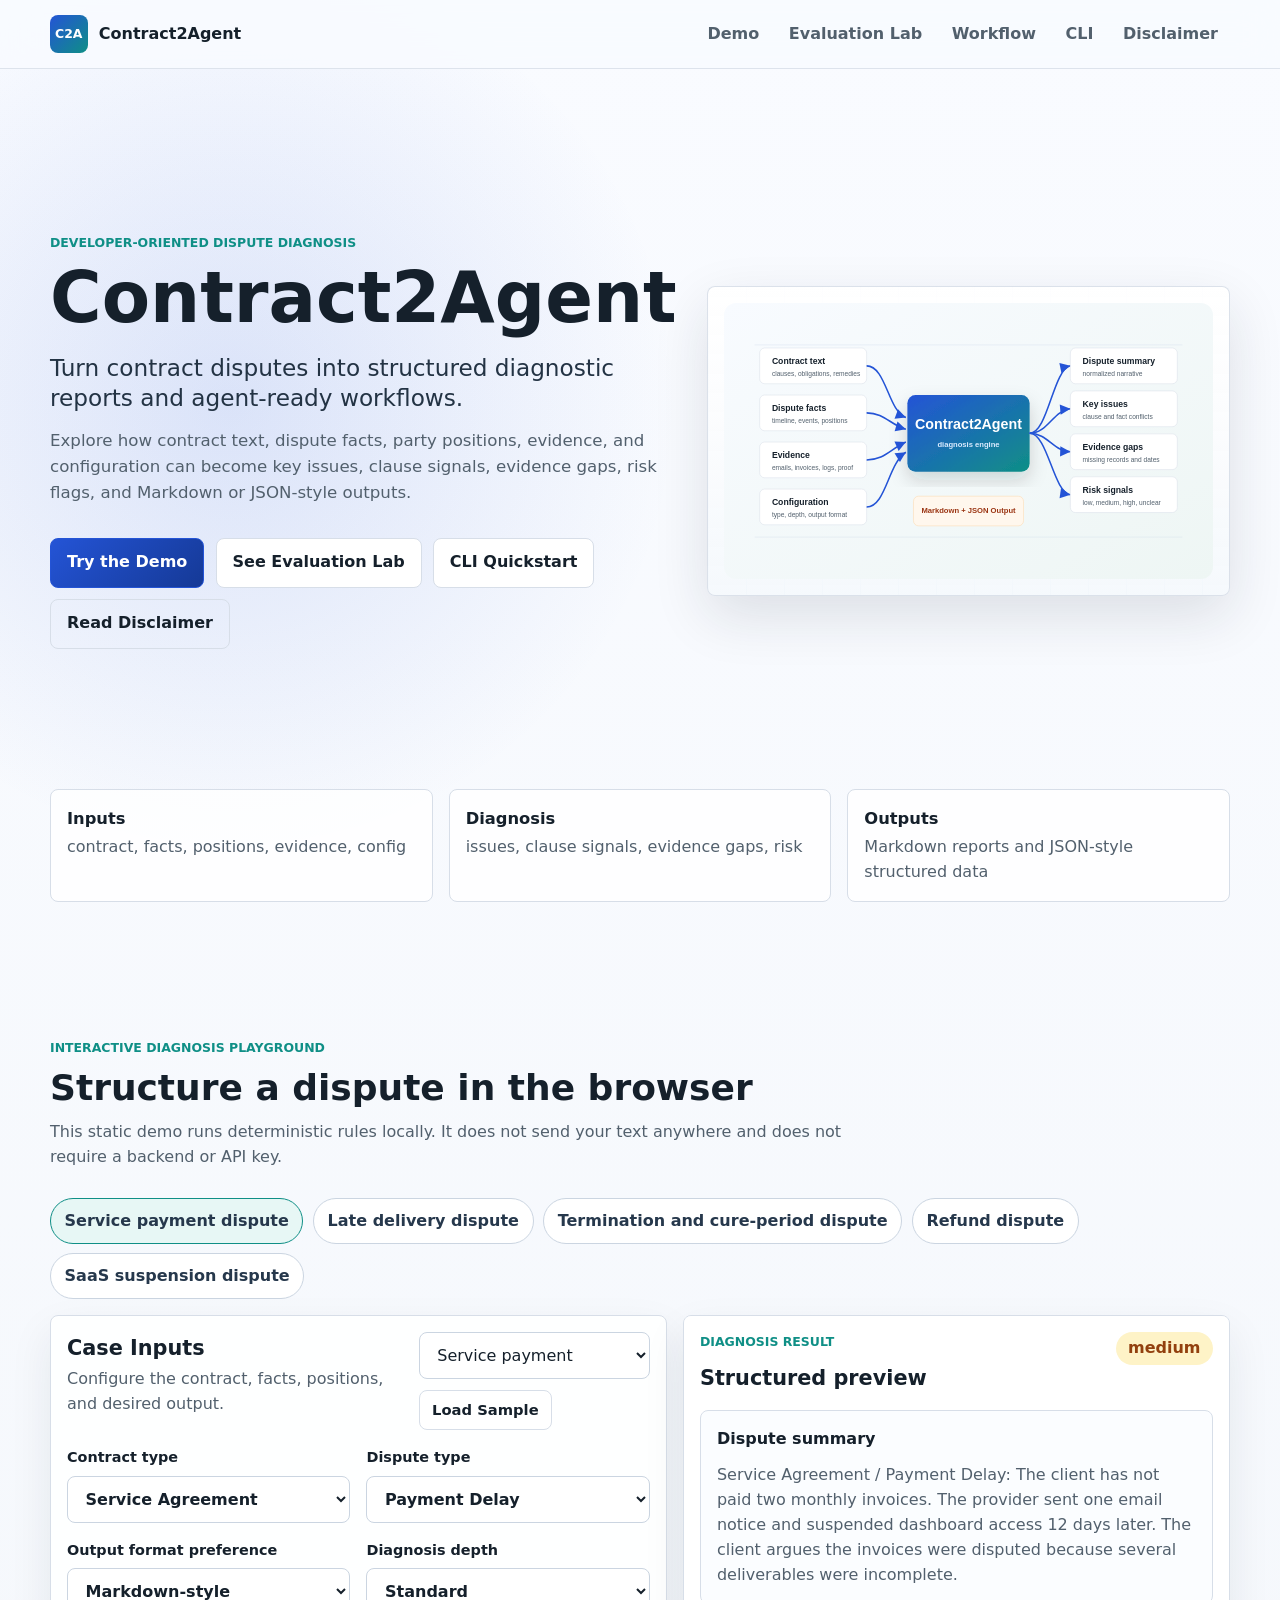
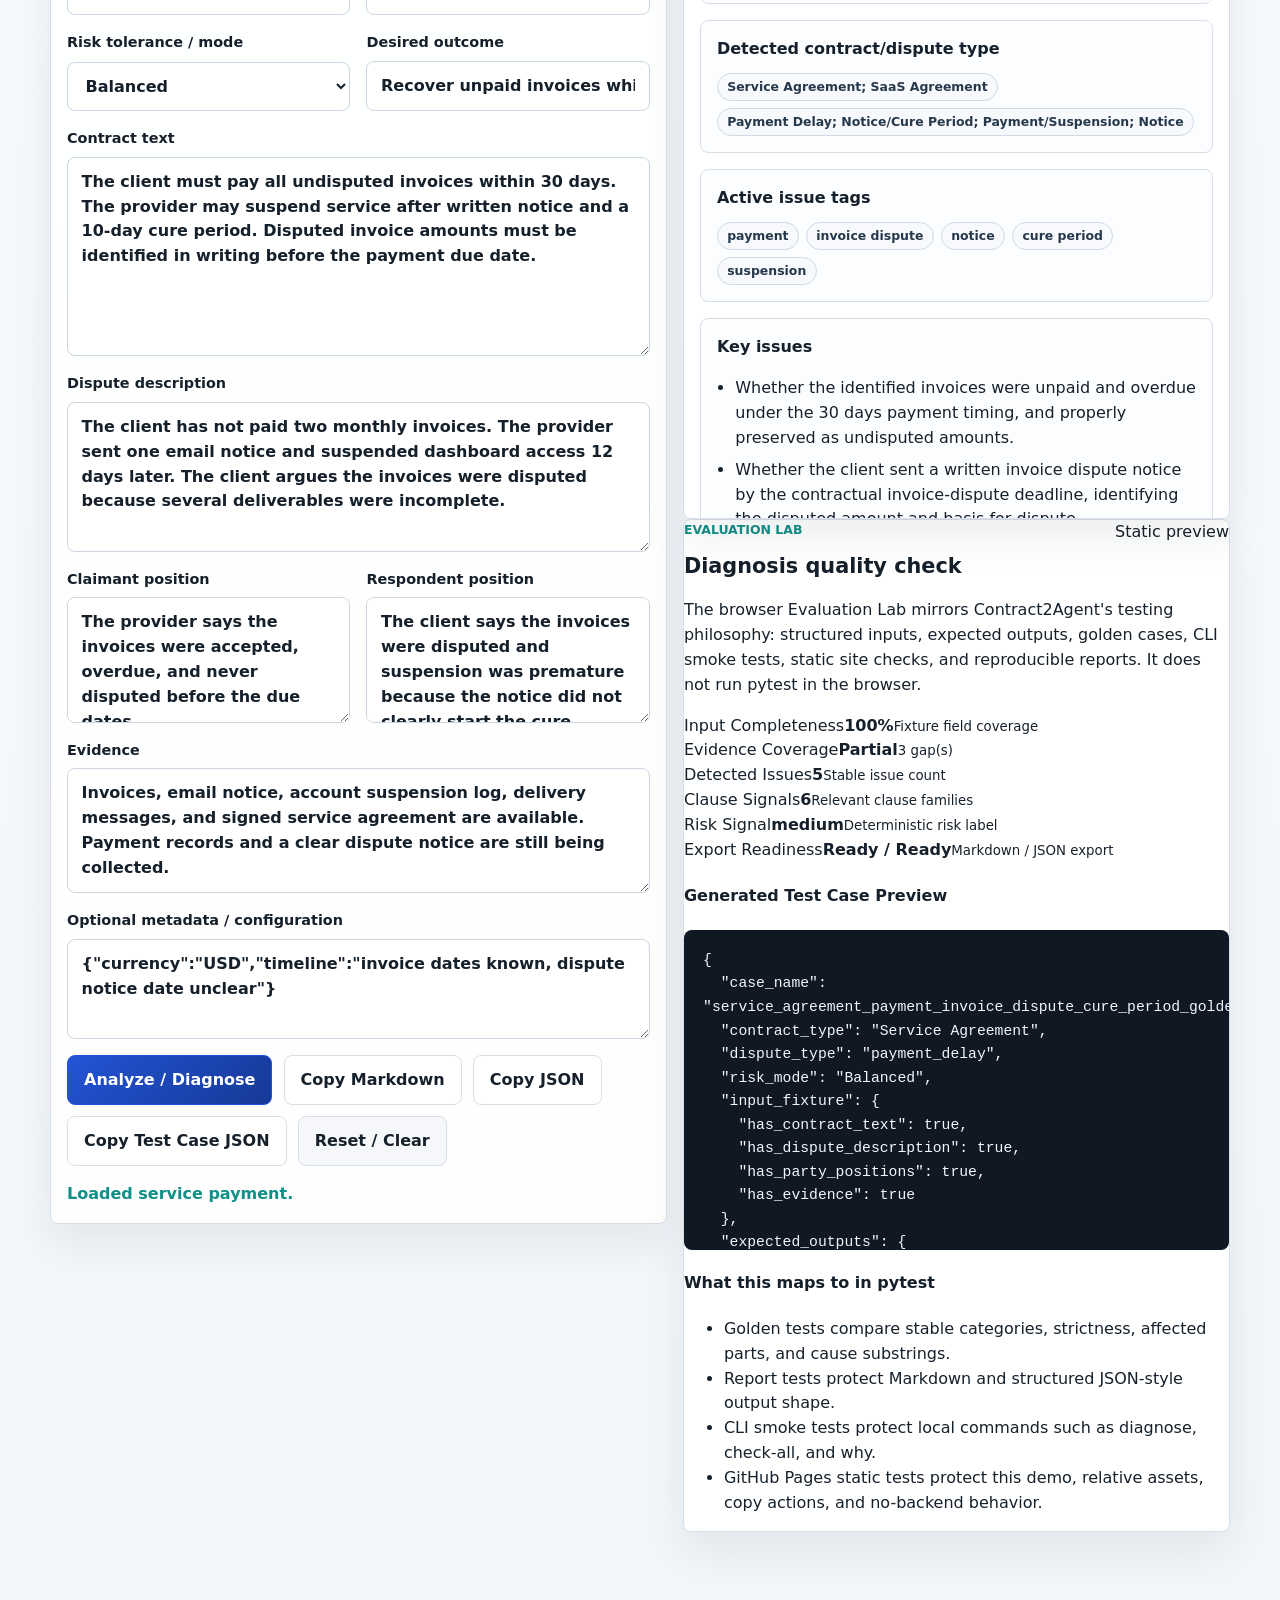
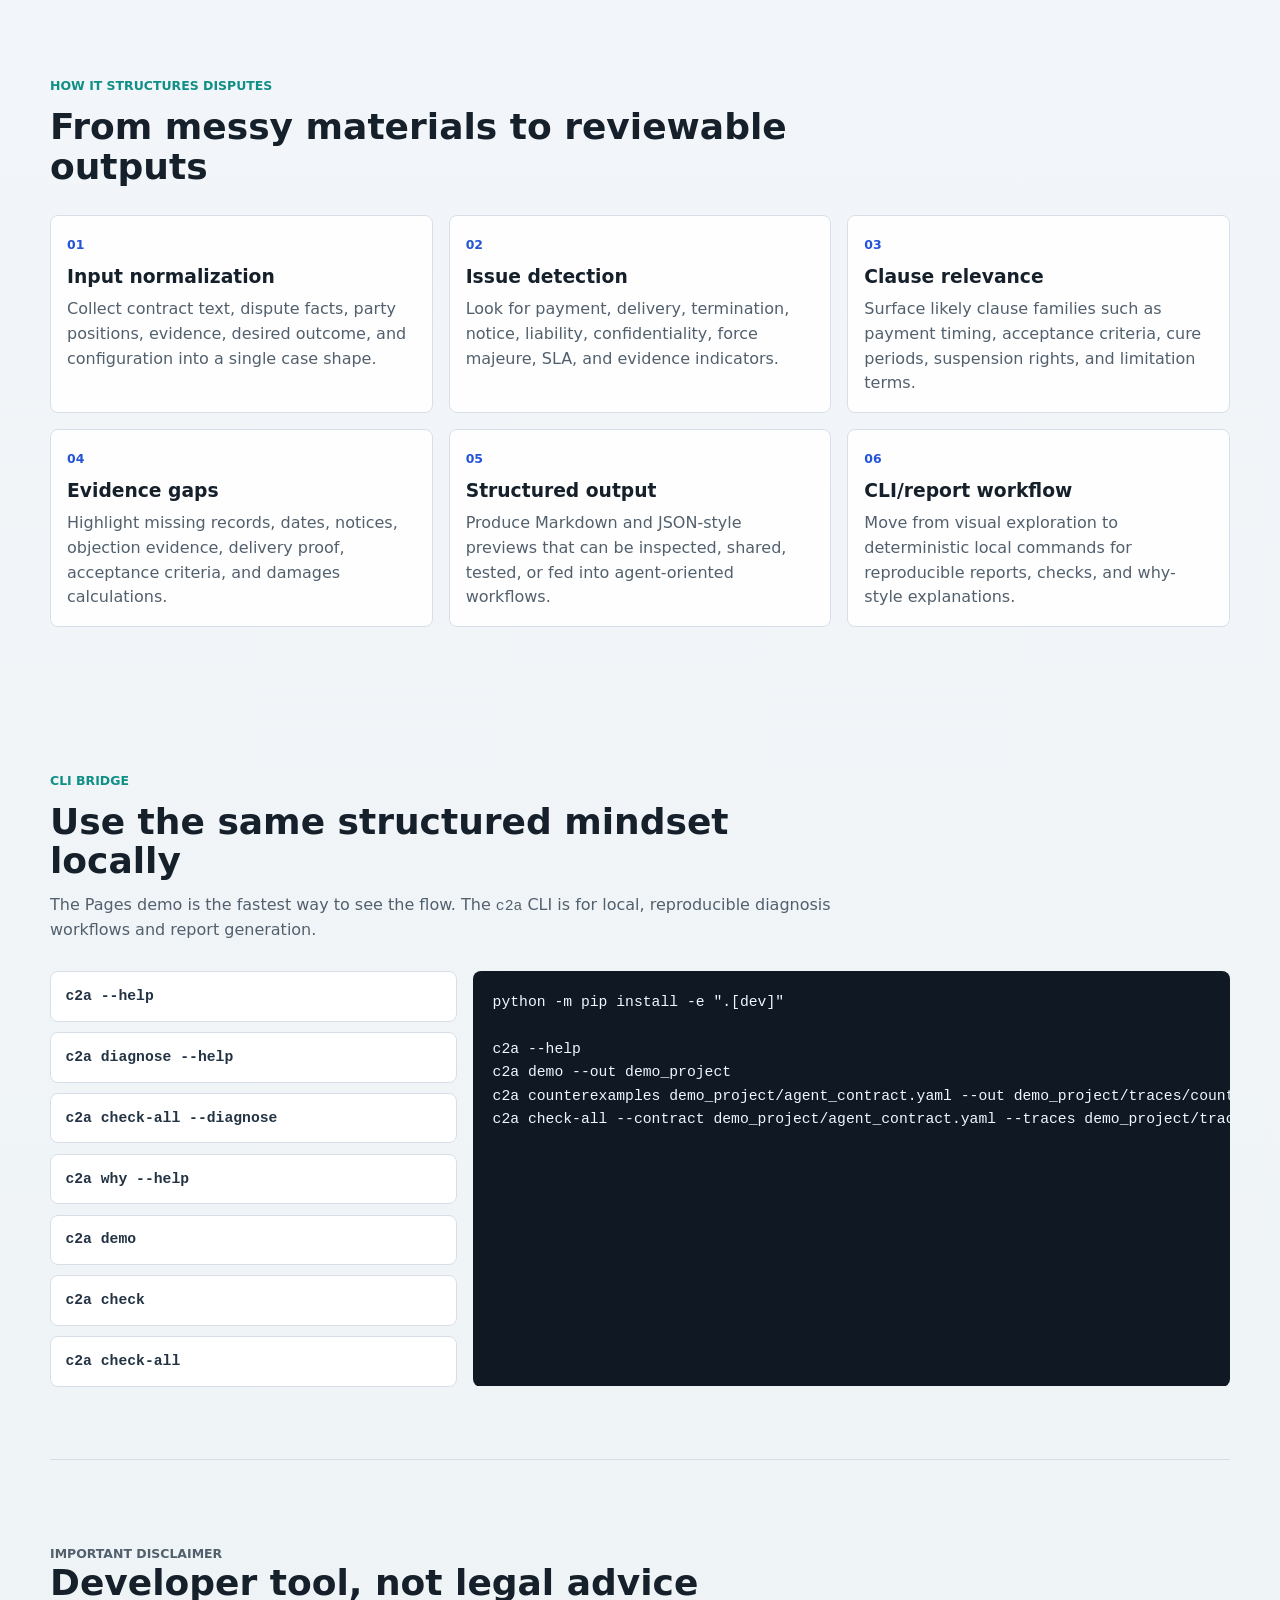
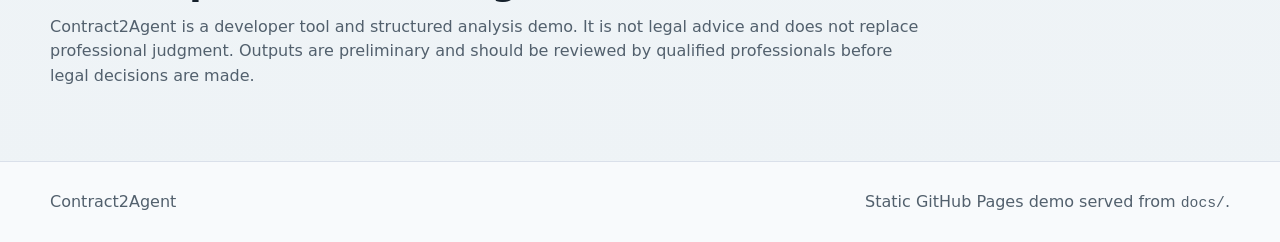
<file: docs/assets/contract2agent-demo.html>
<!doctype html>
<html lang="en">
  <head>
    <meta charset="utf-8" />
    <meta name="viewport" content="width=device-width, initial-scale=1" />
    <title>Contract2Agent | Contract Dispute Diagnosis Playground</title>
    <meta
      name="description"
      content="Contract2Agent turns contract text, dispute facts, party positions, evidence, and configuration into structured diagnostic reports."
    />
    <link rel="stylesheet" href="styles.css" />
  </head>
  <body>
    <a class="skip-link" href="#playground">Skip to playground</a>

    <header class="site-header" aria-label="Site header">
      <nav class="nav-shell" aria-label="Primary navigation">
        <a class="brand" href="./" aria-label="Contract2Agent home">
          <span class="brand-mark" aria-hidden="true">C2A</span>
          <span>Contract2Agent</span>
        </a>
        <div class="nav-links" aria-label="Page sections">
          <a href="#playground">Demo</a>
          <a href="#evaluation-lab">Evaluation Lab</a>
          <a href="#workflow">Workflow</a>
          <a href="#cli">CLI</a>
          <a href="#disclaimer">Disclaimer</a>
        </div>
      </nav>
    </header>

    <main>
      <section class="hero section-shell" aria-labelledby="hero-title">
        <div class="hero-copy">
          <p class="eyebrow">Developer-oriented dispute diagnosis</p>
          <h1 id="hero-title">Contract2Agent</h1>
          <p class="hero-tagline">
            Turn contract disputes into structured diagnostic reports and
            agent-ready workflows.
          </p>
          <p class="hero-text">
            Explore how contract text, dispute facts, party positions, evidence,
            and configuration can become key issues, clause signals, evidence
            gaps, risk flags, and Markdown or JSON-style outputs.
          </p>
          <div class="hero-actions" aria-label="Primary actions">
            <a class="button primary" href="#playground">Try the Demo</a>
            <a class="button" href="#evaluation-lab">See Evaluation Lab</a>
            <a class="button" href="#cli">CLI Quickstart</a>
            <a class="button ghost" href="#disclaimer">Read Disclaimer</a>
          </div>
        </div>
        <div class="hero-visual" aria-label="Contract2Agent workflow preview">
          <img
            src="contract2agent-preview.svg"
            alt="Contract2Agent converts contract inputs into dispute diagnosis outputs"
          />
        </div>
      </section>

      <section class="metrics section-shell" aria-label="Contract2Agent output highlights">
        <article>
          <strong>Inputs</strong>
          <span>contract, facts, positions, evidence, config</span>
        </article>
        <article>
          <strong>Diagnosis</strong>
          <span>issues, clause signals, evidence gaps, risk</span>
        </article>
        <article>
          <strong>Outputs</strong>
          <span>Markdown reports and JSON-style structured data</span>
        </article>
      </section>

      <section class="playground section-shell" id="playground" aria-labelledby="playground-title">
        <div class="section-heading">
          <p class="eyebrow">Interactive diagnosis playground</p>
          <h2 id="playground-title">Structure a dispute in the browser</h2>
          <p>
            This static demo runs deterministic rules locally. It does not send
            your text anywhere and does not require a backend or API key.
          </p>
        </div>

        <div class="sample-bar" aria-label="Sample cases">
          <button type="button" class="sample-chip" data-sample="service-payment">
            Service payment dispute
          </button>
          <button type="button" class="sample-chip" data-sample="delivery-delay">
            Late delivery dispute
          </button>
          <button type="button" class="sample-chip" data-sample="termination-cure">
            Termination and cure-period dispute
          </button>
          <button type="button" class="sample-chip" data-sample="refund-dispute">
            Refund dispute
          </button>
          <button type="button" class="sample-chip" data-sample="saas-suspension">
            SaaS suspension dispute
          </button>
        </div>

        <div class="workspace-grid">
          <form class="diagnosis-form panel" id="diagnosis-form">
            <div class="form-toolbar">
              <div>
                <h3>Case Inputs</h3>
                <p>Configure the contract, facts, positions, and desired output.</p>
              </div>
              <div class="inline-actions">
                <label class="select-label" for="sample-select">Sample case</label>
                <select id="sample-select" name="sampleSelect">
                  <option value="service-payment">Service payment</option>
                  <option value="delivery-delay">Late delivery</option>
                  <option value="termination-cure">Termination/cure</option>
                  <option value="refund-dispute">Refund</option>
                  <option value="saas-suspension">SaaS suspension</option>
                </select>
                <button type="button" class="button compact" id="load-sample">Load Sample</button>
              </div>
            </div>

            <div class="control-grid">
              <label>
                <span>Contract type</span>
                <select id="contract-type" name="contractType">
                  <option>Service Agreement</option>
                  <option>SaaS Agreement</option>
                  <option>Lease</option>
                  <option>Freelance Contract</option>
                  <option>Sales Contract</option>
                  <option>Other</option>
                </select>
              </label>
              <label>
                <span>Dispute type</span>
                <select id="dispute-type" name="disputeType">
                  <option>Payment Delay</option>
                  <option>Late Delivery</option>
                  <option>Termination</option>
                  <option>Refund</option>
                  <option>Liability</option>
                  <option>Notice/Cure Period</option>
                  <option>Other</option>
                </select>
              </label>
              <label>
                <span>Output format preference</span>
                <select id="output-format" name="outputFormat">
                  <option>Summary</option>
                  <option>Detailed</option>
                  <option>JSON-style</option>
                  <option>Markdown-style</option>
                </select>
              </label>
              <label>
                <span>Diagnosis depth</span>
                <select id="diagnosis-depth" name="diagnosisDepth">
                  <option>Quick</option>
                  <option selected>Standard</option>
                  <option>Detailed</option>
                </select>
              </label>
              <label>
                <span>Risk tolerance / mode</span>
                <select id="risk-mode" name="riskMode">
                  <option>Balanced</option>
                  <option>Conservative</option>
                  <option>Evidence-first</option>
                  <option>Escalation review</option>
                </select>
              </label>
              <label>
                <span>Desired outcome</span>
                <input
                  id="desired-outcome"
                  name="desiredOutcome"
                  type="text"
                  placeholder="e.g. recover unpaid invoices, preserve service, negotiate refund"
                />
              </label>
            </div>

            <label>
              <span>Contract text</span>
              <textarea
                id="contract-text"
                name="contractText"
                rows="7"
                placeholder="Paste the relevant contract clauses here."
              ></textarea>
            </label>

            <label>
              <span>Dispute description</span>
              <textarea
                id="dispute-description"
                name="disputeDescription"
                rows="5"
                placeholder="Describe what happened, including dates, deadlines, notices, and events."
              ></textarea>
            </label>

            <div class="two-column">
              <label>
                <span>Claimant position</span>
                <textarea
                  id="claimant-position"
                  name="claimantPosition"
                  rows="4"
                  placeholder="What the claimant says happened and what they want."
                ></textarea>
              </label>
              <label>
                <span>Respondent position</span>
                <textarea
                  id="respondent-position"
                  name="respondentPosition"
                  rows="4"
                  placeholder="What the respondent says happened and their defenses or objections."
                ></textarea>
              </label>
            </div>

            <label>
              <span>Evidence</span>
              <textarea
                id="evidence"
                name="evidence"
                rows="4"
                placeholder="List emails, invoices, logs, receipts, signed documents, messages, proof, or other records."
              ></textarea>
            </label>

            <label>
              <span>Optional metadata / configuration</span>
              <textarea
                id="metadata"
                name="metadata"
                rows="3"
                placeholder='Optional: {"jurisdiction": "example", "currency": "USD", "timeline": "known"}'
              ></textarea>
            </label>

            <div class="form-actions">
              <button type="submit" class="button primary">Analyze / Diagnose</button>
              <button type="button" class="button" id="copy-markdown">Copy Markdown</button>
              <button type="button" class="button" id="copy-json">Copy JSON</button>
              <button type="button" class="button" id="copy-test-case">Copy Test Case JSON</button>
              <button type="button" class="button subtle" id="reset-form">Reset / Clear</button>
            </div>
            <p class="copy-status" id="copy-status" role="status" aria-live="polite"></p>
          </form>

          <aside class="output-stack" aria-label="Diagnosis and evaluation output">
            <section class="result-panel panel" aria-labelledby="result-title">
              <div class="result-heading">
                <div>
                  <p class="eyebrow">Diagnosis result</p>
                  <h3 id="result-title">Structured preview</h3>
                </div>
                <span class="risk-badge risk-unclear" id="risk-badge">Unclear</span>
              </div>
              <div id="result-output" class="result-output">
                <div class="empty-state">
                  <strong>Load a sample or enter a dispute, then run Analyze.</strong>
                  <p>
                    The result panel will show a summary, issue tags, clause
                    signals, evidence gaps, risk, next steps, Markdown, and JSON.
                  </p>
                </div>
              </div>
            </section>

            <section class="evaluation-panel panel" id="evaluation-lab" aria-labelledby="evaluation-title">
              <div class="result-heading">
                <div>
                  <p class="eyebrow">Evaluation Lab</p>
                  <h3 id="evaluation-title">Diagnosis quality check</h3>
                </div>
                <span class="quality-badge">Static preview</span>
              </div>
              <p class="evaluation-note">
                The browser Evaluation Lab mirrors Contract2Agent's testing
                philosophy: structured inputs, expected outputs, golden cases,
                CLI smoke tests, static site checks, and reproducible reports.
                It does not run pytest in the browser.
              </p>
              <div id="evaluation-output" class="evaluation-output">
                <div class="empty-state">
                  <strong>Evaluation metrics will appear here.</strong>
                  <p>
                    Run Analyze to see Input Completeness, Evidence Coverage,
                    Detected Issues, Clause Signals, Risk Signal, export
                    readiness, Markdown/JSON export readiness, and a
                    Generated Test Case Preview.
                  </p>
                </div>
              </div>
            </section>
          </aside>
        </div>
      </section>

      <section class="workflow section-shell" id="workflow" aria-labelledby="workflow-title">
        <div class="section-heading">
          <p class="eyebrow">How it structures disputes</p>
          <h2 id="workflow-title">From messy materials to reviewable outputs</h2>
        </div>
        <div class="feature-grid">
          <article class="feature-card">
            <span class="feature-number">01</span>
            <h3>Input normalization</h3>
            <p>
              Collect contract text, dispute facts, party positions, evidence,
              desired outcome, and configuration into a single case shape.
            </p>
          </article>
          <article class="feature-card">
            <span class="feature-number">02</span>
            <h3>Issue detection</h3>
            <p>
              Look for payment, delivery, termination, notice, liability,
              confidentiality, force majeure, SLA, and evidence indicators.
            </p>
          </article>
          <article class="feature-card">
            <span class="feature-number">03</span>
            <h3>Clause relevance</h3>
            <p>
              Surface likely clause families such as payment timing, acceptance
              criteria, cure periods, suspension rights, and limitation terms.
            </p>
          </article>
          <article class="feature-card">
            <span class="feature-number">04</span>
            <h3>Evidence gaps</h3>
            <p>
              Highlight missing records, dates, notices, objection evidence,
              delivery proof, acceptance criteria, and damages calculations.
            </p>
          </article>
          <article class="feature-card">
            <span class="feature-number">05</span>
            <h3>Structured output</h3>
            <p>
              Produce Markdown and JSON-style previews that can be inspected,
              shared, tested, or fed into agent-oriented workflows.
            </p>
          </article>
          <article class="feature-card">
            <span class="feature-number">06</span>
            <h3>CLI/report workflow</h3>
            <p>
              Move from visual exploration to deterministic local commands for
              reproducible reports, checks, and why-style explanations.
            </p>
          </article>
        </div>
      </section>

      <section class="cli section-shell" id="cli" aria-labelledby="cli-title">
        <div class="section-heading">
          <p class="eyebrow">CLI bridge</p>
          <h2 id="cli-title">Use the same structured mindset locally</h2>
          <p>
            The Pages demo is the fastest way to see the flow. The
            <code>c2a</code> CLI is for local, reproducible diagnosis workflows
            and report generation.
          </p>
        </div>
        <div class="code-layout">
          <div class="command-list" aria-label="Confirmed CLI commands">
            <code>c2a --help</code>
            <code>c2a diagnose --help</code>
            <code>c2a check-all --diagnose</code>
            <code>c2a why --help</code>
            <code>c2a demo</code>
            <code>c2a check</code>
            <code>c2a check-all</code>
          </div>
          <pre><code>python -m pip install -e ".[dev]"

c2a --help
c2a demo --out demo_project
c2a counterexamples demo_project/agent_contract.yaml --out demo_project/traces/counterexamples
c2a check-all --contract demo_project/agent_contract.yaml --traces demo_project/traces/counterexamples --diagnose</code></pre>
        </div>
      </section>

      <section class="disclaimer section-shell" id="disclaimer" aria-labelledby="disclaimer-title">
        <div>
          <p class="eyebrow">Important disclaimer</p>
          <h2 id="disclaimer-title">Developer tool, not legal advice</h2>
          <p>
            Contract2Agent is a developer tool and structured analysis demo. It
            is not legal advice and does not replace professional judgment.
            Outputs are preliminary and should be reviewed by qualified
            professionals before legal decisions are made.
          </p>
        </div>
      </section>
    </main>

    <footer class="site-footer">
      <div class="section-shell footer-shell">
        <span>Contract2Agent</span>
        <span>Static GitHub Pages demo served from <code>docs/</code>.</span>
      </div>
    </footer>

    <script src="app.js"></script>
  </body>
</html>
</file>
<file: docs/assets/styles.css>
:root {
  color-scheme: light;
  --ink: #15202b;
  --muted: #52606d;
  --soft: #f6f8fb;
  --panel: #ffffff;
  --line: #d7dee8;
  --blue: #2454d6;
  --blue-dark: #153996;
  --teal: #0f8f86;
  --green: #15803d;
  --amber: #b45309;
  --red: #b91c1c;
  --purple: #6d28d9;
  --shadow: 0 20px 55px rgba(23, 35, 52, 0.12);
  --radius: 8px;
  --max-width: 1180px;
}

* {
  box-sizing: border-box;
}

html {
  scroll-behavior: smooth;
}

body {
  margin: 0;
  min-width: 320px;
  background:
    radial-gradient(circle at 18% 8%, rgba(36, 84, 214, 0.14), transparent 28rem),
    linear-gradient(180deg, #f9fbff 0%, #f4f7fb 48%, #eef3f6 100%);
  color: var(--ink);
  font-family:
    Inter, ui-sans-serif, system-ui, -apple-system, BlinkMacSystemFont, "Segoe UI",
    sans-serif;
  line-height: 1.55;
}

a {
  color: inherit;
}

img {
  max-width: 100%;
  display: block;
}

button,
input,
select,
textarea {
  font: inherit;
}

button {
  cursor: pointer;
}

pre {
  margin: 0;
  overflow: auto;
  border-radius: var(--radius);
  background: #101923;
  color: #eff6ff;
  padding: 1.2rem;
  line-height: 1.6;
}

code {
  font-family:
    "SFMono-Regular", Consolas, "Liberation Mono", Menlo, ui-monospace, monospace;
  font-size: 0.92em;
}

.skip-link {
  position: fixed;
  left: 1rem;
  top: 1rem;
  z-index: 20;
  transform: translateY(-150%);
  border-radius: var(--radius);
  background: var(--ink);
  color: #fff;
  padding: 0.65rem 0.85rem;
  text-decoration: none;
}

.skip-link:focus {
  transform: translateY(0);
}

.site-header {
  position: sticky;
  top: 0;
  z-index: 10;
  border-bottom: 1px solid rgba(215, 222, 232, 0.8);
  background: rgba(249, 251, 255, 0.86);
  backdrop-filter: blur(18px);
}

.nav-shell,
.section-shell {
  width: min(var(--max-width), calc(100% - 2rem));
  margin: 0 auto;
}

.nav-shell {
  display: flex;
  align-items: center;
  justify-content: space-between;
  gap: 1rem;
  min-height: 4.25rem;
}

.brand {
  display: inline-flex;
  align-items: center;
  gap: 0.7rem;
  color: var(--ink);
  font-weight: 800;
  text-decoration: none;
}

.brand-mark {
  display: grid;
  width: 2.35rem;
  height: 2.35rem;
  place-items: center;
  border-radius: var(--radius);
  background: linear-gradient(135deg, var(--blue), var(--teal));
  color: #fff;
  font-size: 0.78rem;
}

.nav-links {
  display: flex;
  align-items: center;
  gap: 0.35rem;
  flex-wrap: wrap;
  justify-content: flex-end;
}

.nav-links a {
  border-radius: var(--radius);
  color: var(--muted);
  font-weight: 700;
  padding: 0.55rem 0.75rem;
  text-decoration: none;
}

.nav-links a:hover,
.nav-links a:focus-visible {
  background: #e9eef8;
  color: var(--ink);
}

.hero {
  display: grid;
  grid-template-columns: minmax(0, 1fr) minmax(320px, 0.86fr);
  gap: 3rem;
  align-items: center;
  min-height: 720px;
  padding: 5rem 0 3.5rem;
}

.eyebrow {
  margin: 0 0 0.7rem;
  color: var(--teal);
  font-size: 0.78rem;
  font-weight: 800;
  text-transform: uppercase;
}

.hero h1 {
  margin: 0;
  font-size: 4.4rem;
  line-height: 0.98;
}

.hero-tagline {
  max-width: 660px;
  margin: 1.25rem 0 0;
  font-size: 1.45rem;
  line-height: 1.28;
  color: #233344;
}

.hero-text {
  max-width: 700px;
  margin: 1rem 0 0;
  color: var(--muted);
  font-size: 1.04rem;
}

.hero-actions,
.form-actions,
.inline-actions {
  display: flex;
  flex-wrap: wrap;
  align-items: center;
  gap: 0.7rem;
}

.hero-actions {
  margin-top: 2rem;
}

.button {
  display: inline-flex;
  align-items: center;
  justify-content: center;
  min-height: 2.75rem;
  border: 1px solid var(--line);
  border-radius: var(--radius);
  background: #fff;
  color: var(--ink);
  font-weight: 800;
  padding: 0.72rem 1rem;
  text-decoration: none;
  transition:
    transform 0.16s ease,
    border-color 0.16s ease,
    box-shadow 0.16s ease;
}

.button:hover,
.button:focus-visible {
  transform: translateY(-1px);
  border-color: rgba(36, 84, 214, 0.38);
  box-shadow: 0 10px 22px rgba(21, 32, 43, 0.11);
}

.button.primary {
  border-color: var(--blue);
  background: linear-gradient(135deg, var(--blue), var(--blue-dark));
  color: #fff;
}

.button.ghost {
  background: transparent;
}

.button.subtle {
  background: #f5f7fb;
}

.button.compact {
  min-height: 2.4rem;
  padding: 0.48rem 0.78rem;
  font-size: 0.92rem;
}

.hero-visual {
  border: 1px solid rgba(215, 222, 232, 0.9);
  border-radius: var(--radius);
  background:
    linear-gradient(180deg, rgba(255, 255, 255, 0.92), rgba(245, 248, 252, 0.86)),
    repeating-linear-gradient(90deg, rgba(36, 84, 214, 0.07), rgba(36, 84, 214, 0.07) 1px, transparent 1px, transparent 38px);
  box-shadow: var(--shadow);
  padding: 1rem;
}

.metrics {
  display: grid;
  grid-template-columns: repeat(3, 1fr);
  gap: 1rem;
  padding-bottom: 4rem;
}

.metrics article {
  border: 1px solid var(--line);
  border-radius: var(--radius);
  background: rgba(255, 255, 255, 0.84);
  padding: 1rem;
}

.metrics strong,
.metrics span {
  display: block;
}

.metrics strong {
  font-size: 1.02rem;
}

.metrics span {
  margin-top: 0.25rem;
  color: var(--muted);
}

.playground,
.workflow,
.cli,
.disclaimer {
  padding: 4.5rem 0;
}

.section-heading {
  max-width: 820px;
  margin-bottom: 1.8rem;
}

.section-heading h2,
.disclaimer h2 {
  margin: 0;
  font-size: 2.25rem;
  line-height: 1.1;
}

.section-heading p:not(.eyebrow),
.disclaimer p {
  color: var(--muted);
  margin: 0.75rem 0 0;
}

.sample-bar {
  display: flex;
  flex-wrap: wrap;
  gap: 0.6rem;
  margin-bottom: 1rem;
}

.sample-chip {
  border: 1px solid #cbd5e1;
  border-radius: 999px;
  background: #fff;
  color: #26384c;
  font-weight: 800;
  padding: 0.58rem 0.85rem;
}

.sample-chip:hover,
.sample-chip:focus-visible,
.sample-chip.is-active {
  border-color: var(--teal);
  background: #e7f7f5;
}

.workspace-grid {
  display: grid;
  grid-template-columns: minmax(0, 1.06fr) minmax(320px, 0.94fr);
  gap: 1rem;
  align-items: start;
}

.panel {
  border: 1px solid var(--line);
  border-radius: var(--radius);
  background: rgba(255, 255, 255, 0.94);
  box-shadow: 0 18px 44px rgba(23, 35, 52, 0.08);
}

.diagnosis-form {
  display: grid;
  gap: 1rem;
  padding: 1rem;
}

.form-toolbar,
.result-heading {
  display: flex;
  align-items: flex-start;
  justify-content: space-between;
  gap: 1rem;
}

.form-toolbar h3,
.result-heading h3 {
  margin: 0;
  font-size: 1.3rem;
}

.form-toolbar p {
  margin: 0.2rem 0 0;
  color: var(--muted);
}

.select-label {
  position: absolute;
  width: 1px;
  height: 1px;
  overflow: hidden;
  clip: rect(0 0 0 0);
  white-space: nowrap;
}

.control-grid,
.two-column {
  display: grid;
  gap: 1rem;
}

.control-grid {
  grid-template-columns: repeat(2, minmax(0, 1fr));
}

.two-column {
  grid-template-columns: repeat(2, minmax(0, 1fr));
}

label {
  display: grid;
  gap: 0.45rem;
  color: var(--ink);
  font-weight: 800;
}

label span {
  font-size: 0.9rem;
}

input,
select,
textarea {
  width: 100%;
  border: 1px solid #cbd5e1;
  border-radius: var(--radius);
  background: #fff;
  color: var(--ink);
  padding: 0.75rem 0.85rem;
  outline: none;
  transition:
    border-color 0.16s ease,
    box-shadow 0.16s ease;
}

textarea {
  resize: vertical;
}

input:focus,
select:focus,
textarea:focus {
  border-color: var(--blue);
  box-shadow: 0 0 0 3px rgba(36, 84, 214, 0.14);
}

.copy-status {
  min-height: 1.3rem;
  margin: 0;
  color: var(--teal);
  font-weight: 800;
}

.result-panel {
  position: sticky;
  top: 5.25rem;
  max-height: calc(100vh - 6rem);
  overflow: auto;
  padding: 1rem;
}

.risk-badge,
.tag {
  display: inline-flex;
  align-items: center;
  border-radius: 999px;
  font-weight: 900;
  line-height: 1;
}

.risk-badge {
  padding: 0.55rem 0.78rem;
}

.tag {
  border: 1px solid #d1d9e6;
  background: #f7f9fc;
  color: #26384c;
  padding: 0.42rem 0.58rem;
  font-size: 0.78rem;
}

.risk-low {
  background: #dcfce7;
  color: #166534;
}

.risk-medium {
  background: #fef3c7;
  color: #92400e;
}

.risk-high {
  background: #fee2e2;
  color: #991b1b;
}

.risk-unclear {
  background: #e5e7eb;
  color: #374151;
}

.result-output {
  display: grid;
  gap: 1rem;
  margin-top: 1rem;
}

.empty-state,
.result-block {
  border: 1px solid var(--line);
  border-radius: var(--radius);
  background: #fbfdff;
  padding: 1rem;
}

.empty-state p,
.result-block p {
  margin: 0.35rem 0 0;
  color: var(--muted);
}

.result-block h4 {
  margin: 0 0 0.7rem;
  font-size: 1rem;
}

.tag-row,
.issue-list,
.next-step-list,
.gap-list {
  display: flex;
  flex-wrap: wrap;
  gap: 0.45rem;
}

.issue-list,
.next-step-list,
.gap-list {
  display: grid;
  padding-left: 1.15rem;
}

.matrix {
  display: grid;
  grid-template-columns: repeat(2, minmax(0, 1fr));
  gap: 0.7rem;
}

.matrix div {
  border-left: 4px solid var(--blue);
  border-radius: var(--radius);
  background: #f6f8fb;
  padding: 0.8rem;
}

.matrix div:nth-child(2) {
  border-left-color: var(--purple);
}

.preview-code {
  max-height: 320px;
  white-space: pre-wrap;
}

.feature-grid {
  display: grid;
  grid-template-columns: repeat(3, minmax(0, 1fr));
  gap: 1rem;
}

.feature-card {
  border: 1px solid var(--line);
  border-radius: var(--radius);
  background: rgba(255, 255, 255, 0.88);
  padding: 1rem;
}

.feature-number {
  color: var(--blue);
  font-size: 0.78rem;
  font-weight: 900;
}

.feature-card h3 {
  margin: 0.35rem 0;
}

.feature-card p {
  margin: 0;
  color: var(--muted);
}

.code-layout {
  display: grid;
  grid-template-columns: minmax(260px, 0.7fr) minmax(0, 1.3fr);
  gap: 1rem;
  align-items: stretch;
}

.command-list {
  display: grid;
  gap: 0.65rem;
}

.command-list code {
  display: block;
  border: 1px solid var(--line);
  border-radius: var(--radius);
  background: #fff;
  color: #233344;
  padding: 0.8rem 0.9rem;
  font-weight: 800;
}

.disclaimer {
  border-top: 1px solid var(--line);
}

.disclaimer > div {
  max-width: 880px;
}

.site-footer {
  border-top: 1px solid rgba(215, 222, 232, 0.9);
  background: #f8fafc;
}

.footer-shell {
  display: flex;
  align-items: center;
  justify-content: space-between;
  gap: 1rem;
  min-height: 5rem;
  color: var(--muted);
}

@media (max-width: 960px) {
  .hero,
  .workspace-grid,
  .code-layout {
    grid-template-columns: 1fr;
  }

  .hero {
    min-height: 0;
    padding-top: 3.5rem;
  }

  .hero h1 {
    font-size: 3.2rem;
  }

  .metrics,
  .feature-grid {
    grid-template-columns: repeat(2, minmax(0, 1fr));
  }

  .result-panel {
    position: static;
    max-height: none;
  }
}

@media (max-width: 680px) {
  .nav-shell,
  .footer-shell,
  .form-toolbar,
  .result-heading {
    align-items: stretch;
    flex-direction: column;
  }

  .nav-links {
    justify-content: flex-start;
  }

  .hero h1 {
    font-size: 2.55rem;
  }

  .hero-tagline {
    font-size: 1.18rem;
  }

  .metrics,
  .feature-grid,
  .control-grid,
  .two-column,
  .matrix {
    grid-template-columns: 1fr;
  }

  .playground,
  .workflow,
  .cli,
  .disclaimer {
    padding: 3rem 0;
  }

  .section-heading h2,
  .disclaimer h2 {
    font-size: 1.85rem;
  }

  .button {
    width: 100%;
  }

  .inline-actions {
    display: grid;
    grid-template-columns: 1fr;
  }
}
</file>
